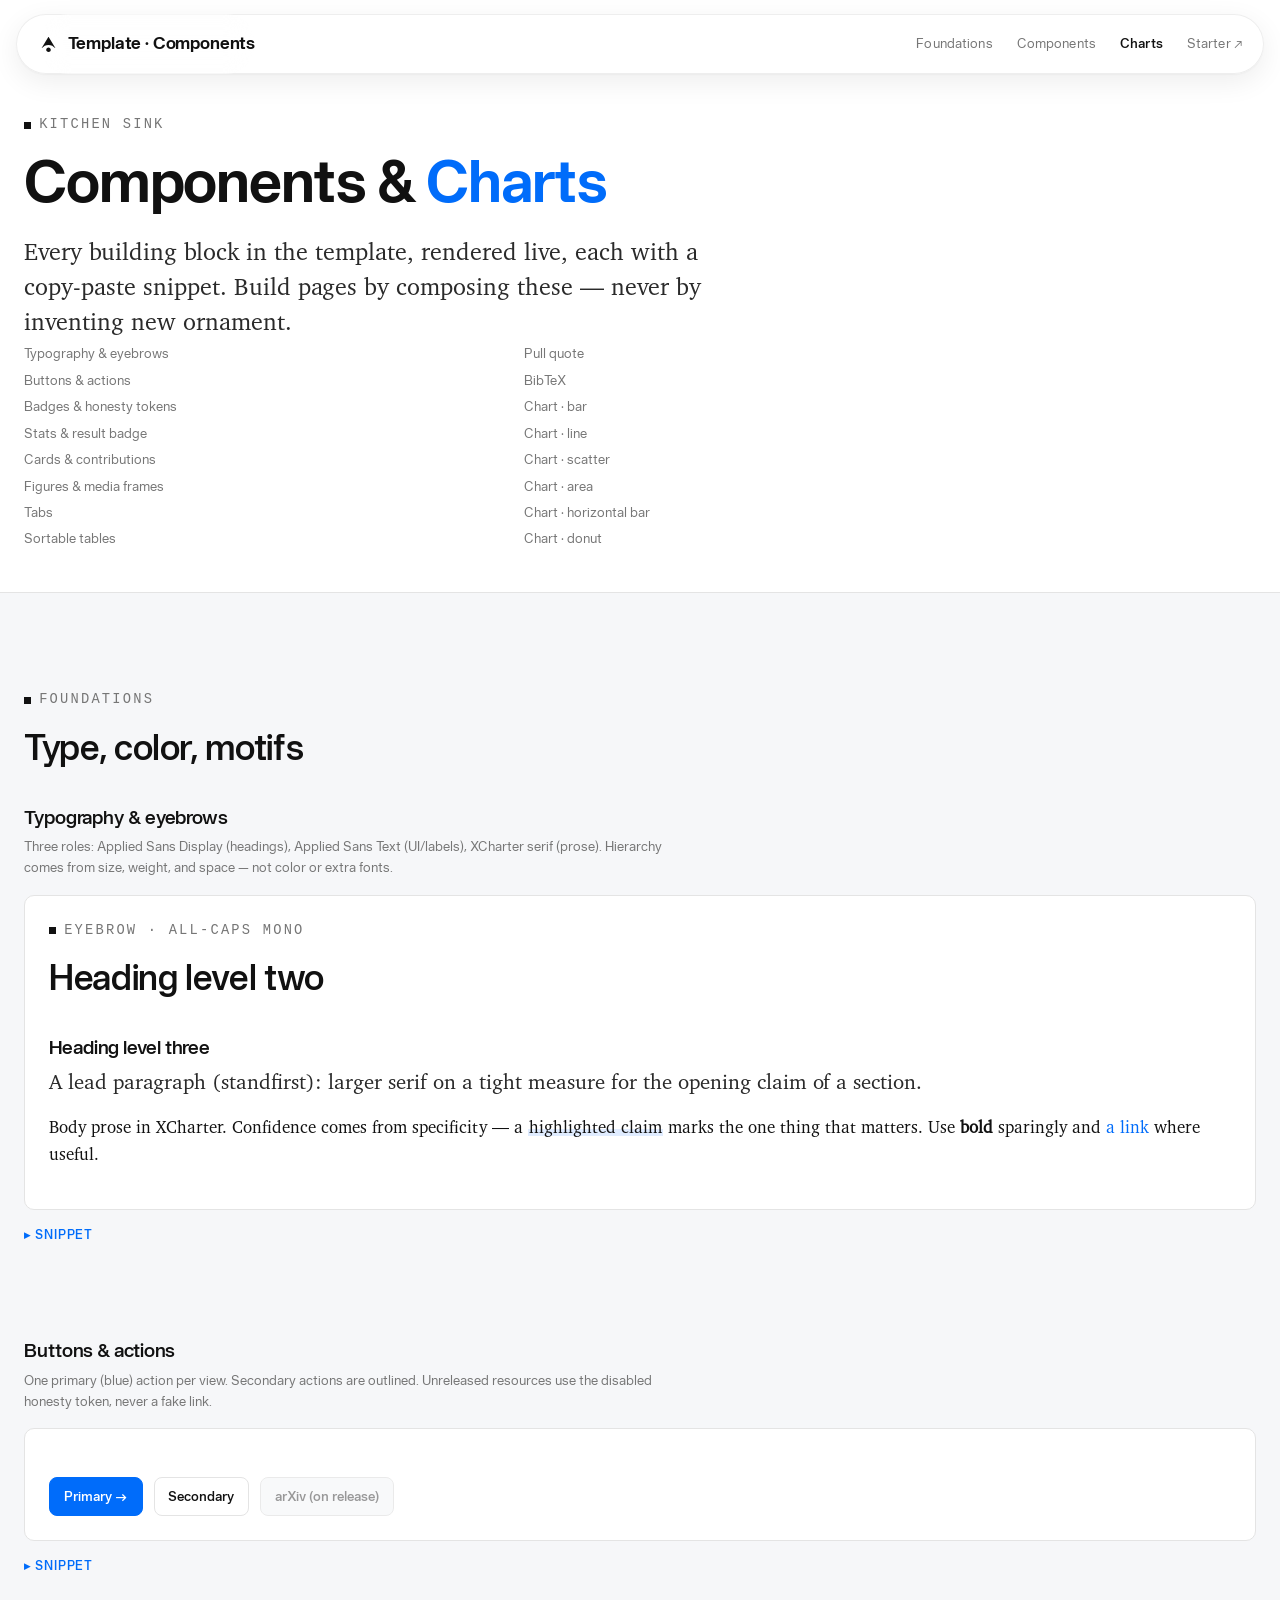
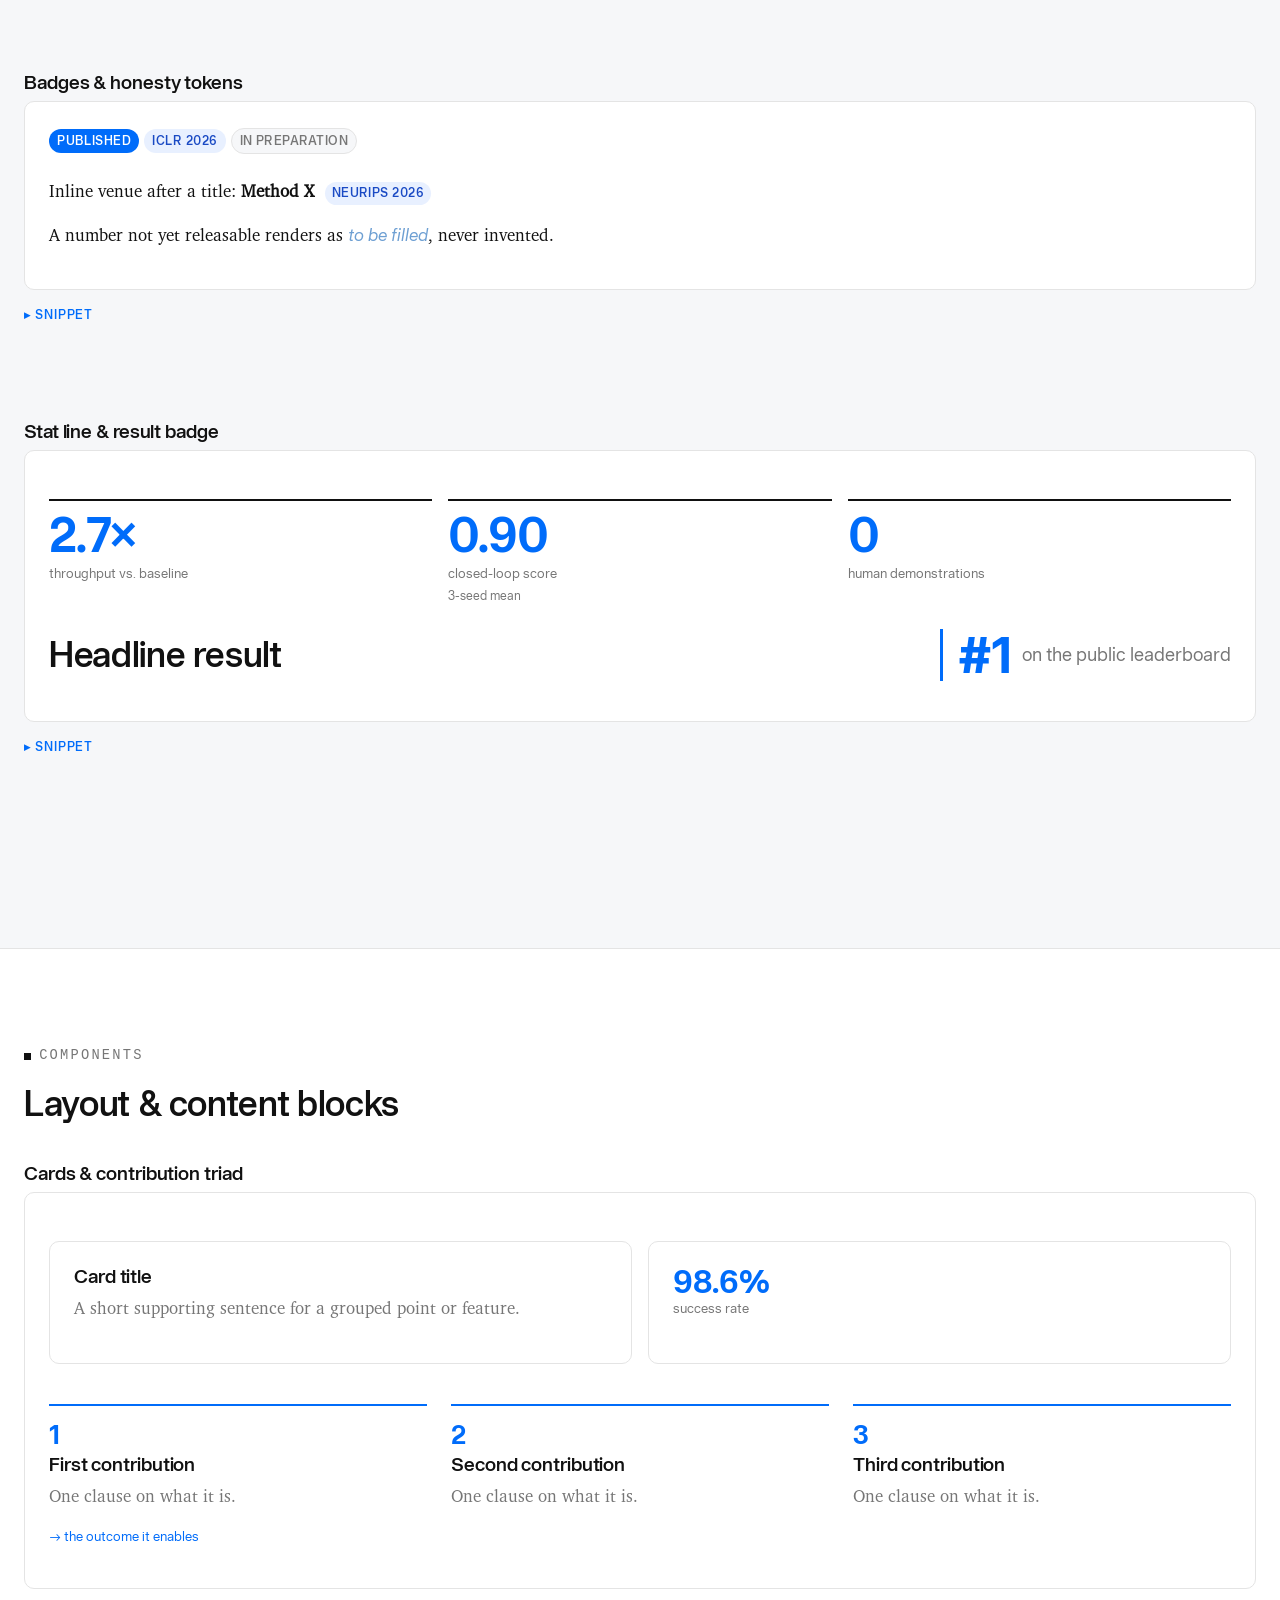
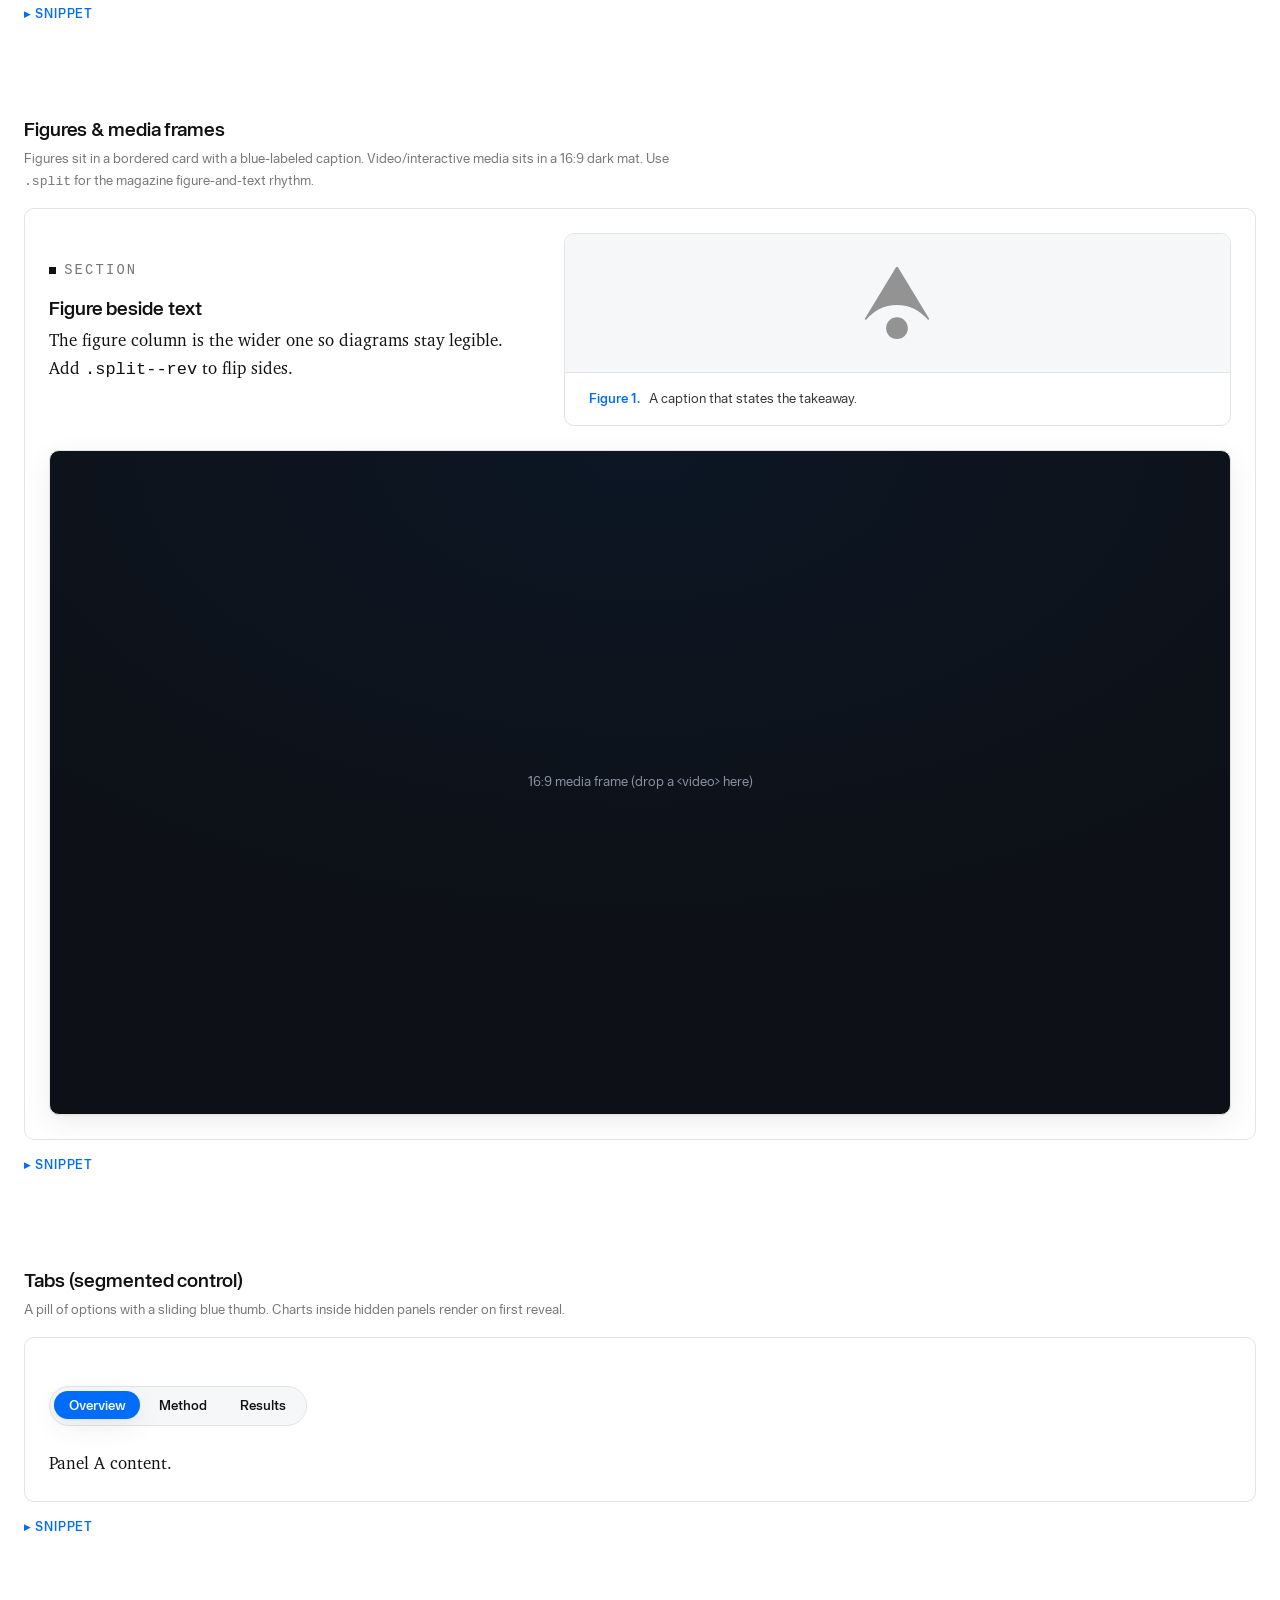
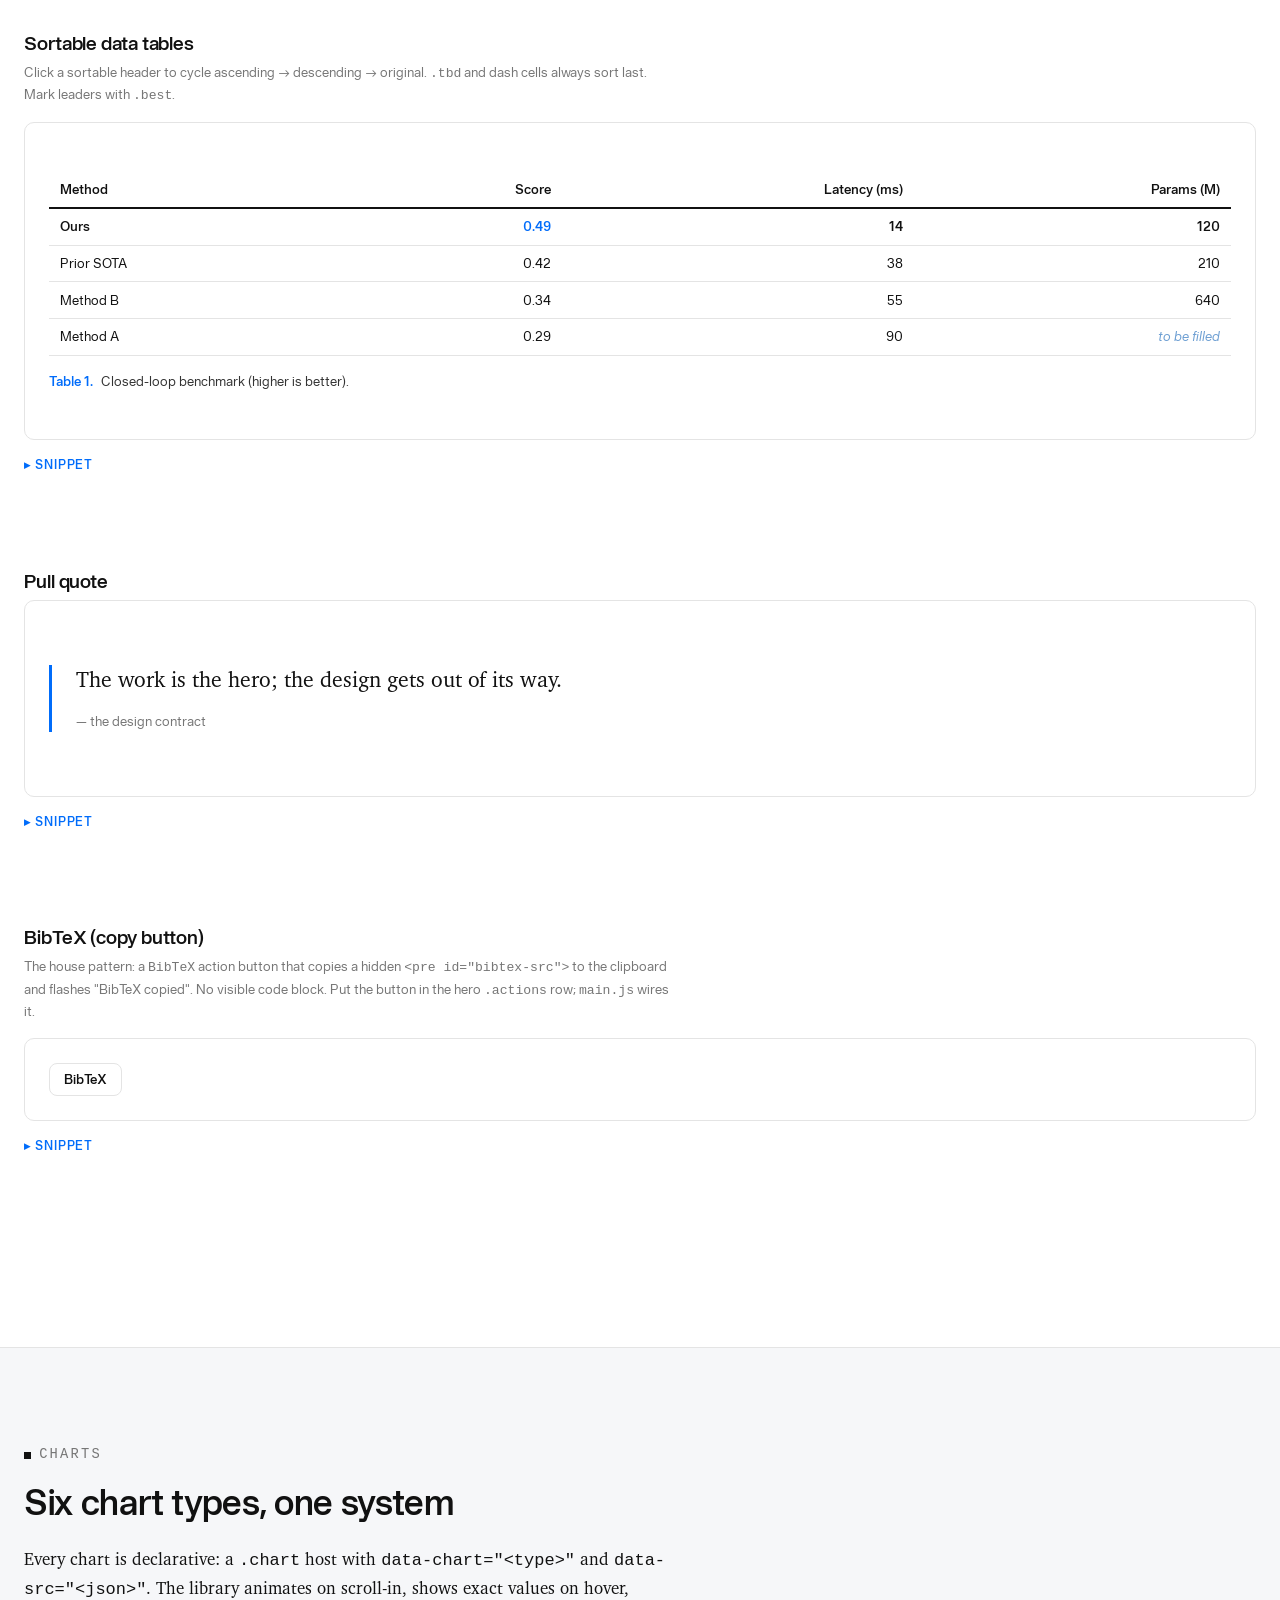
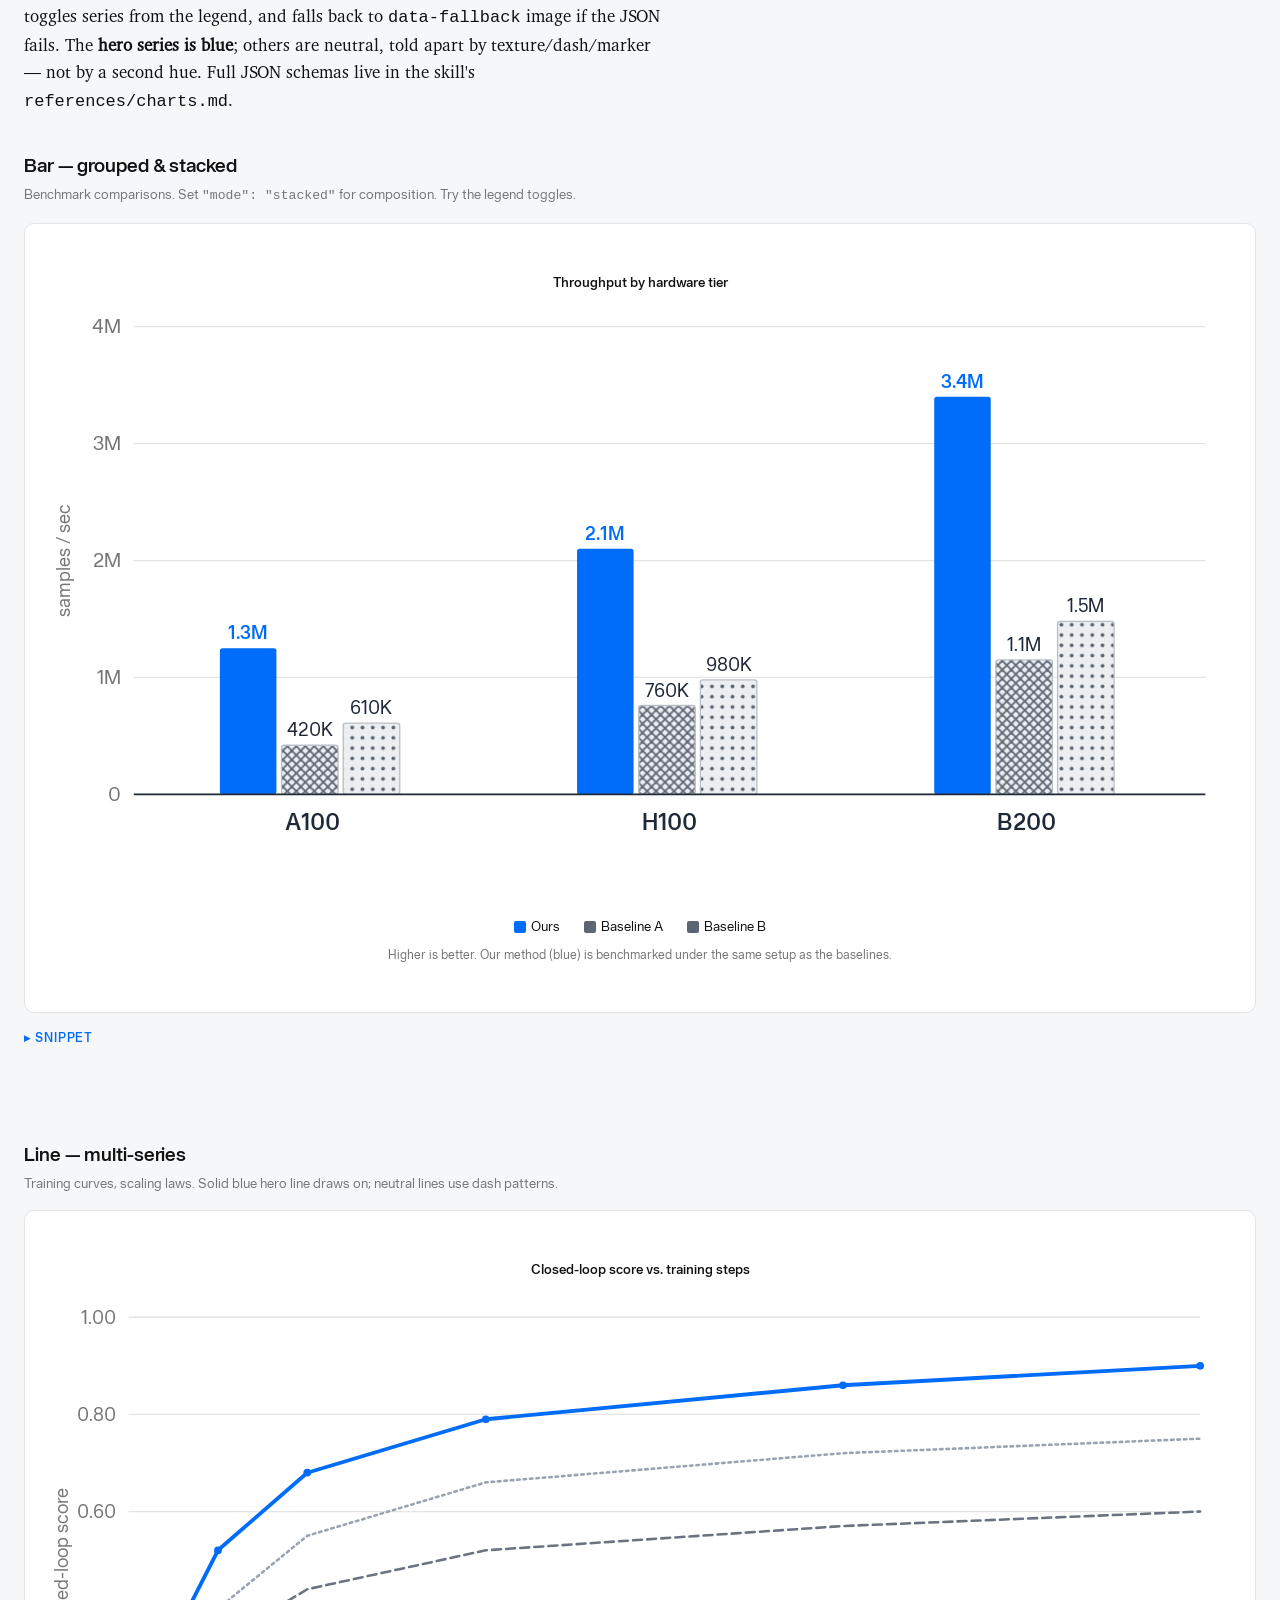
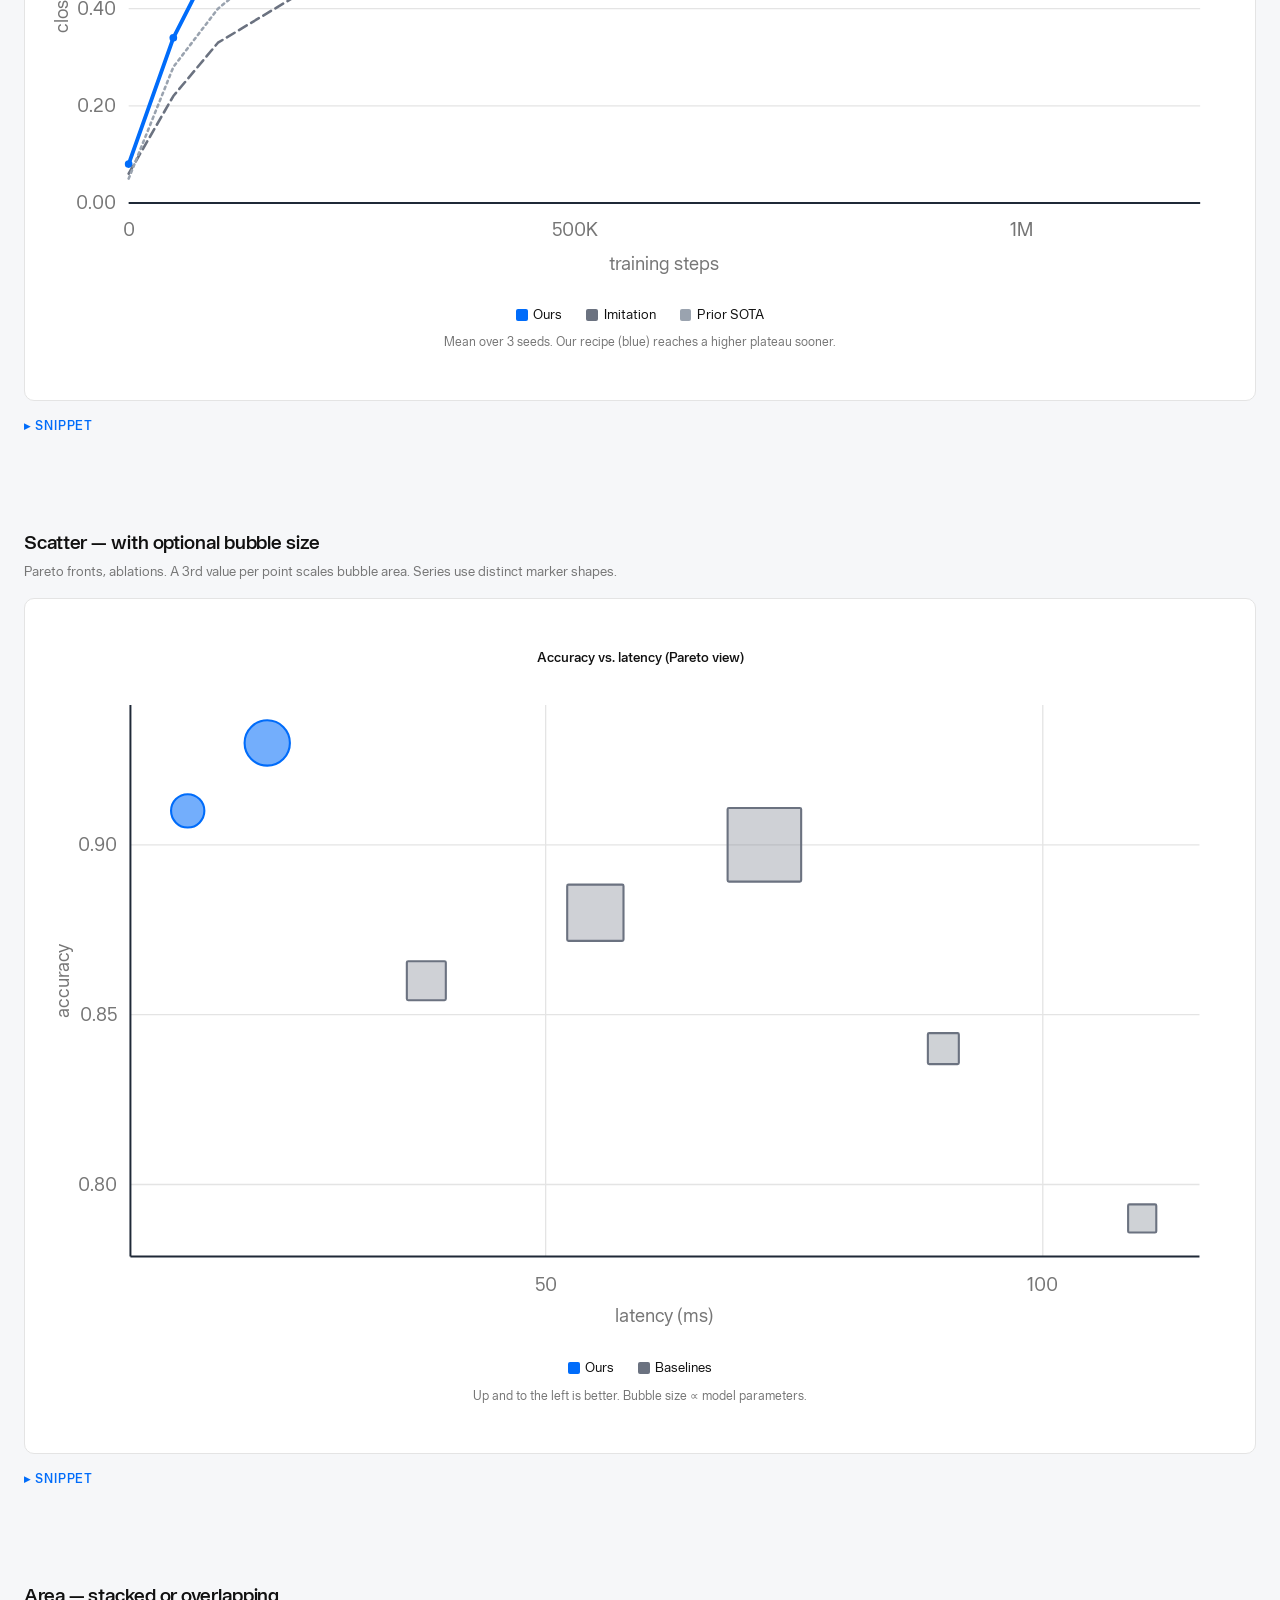
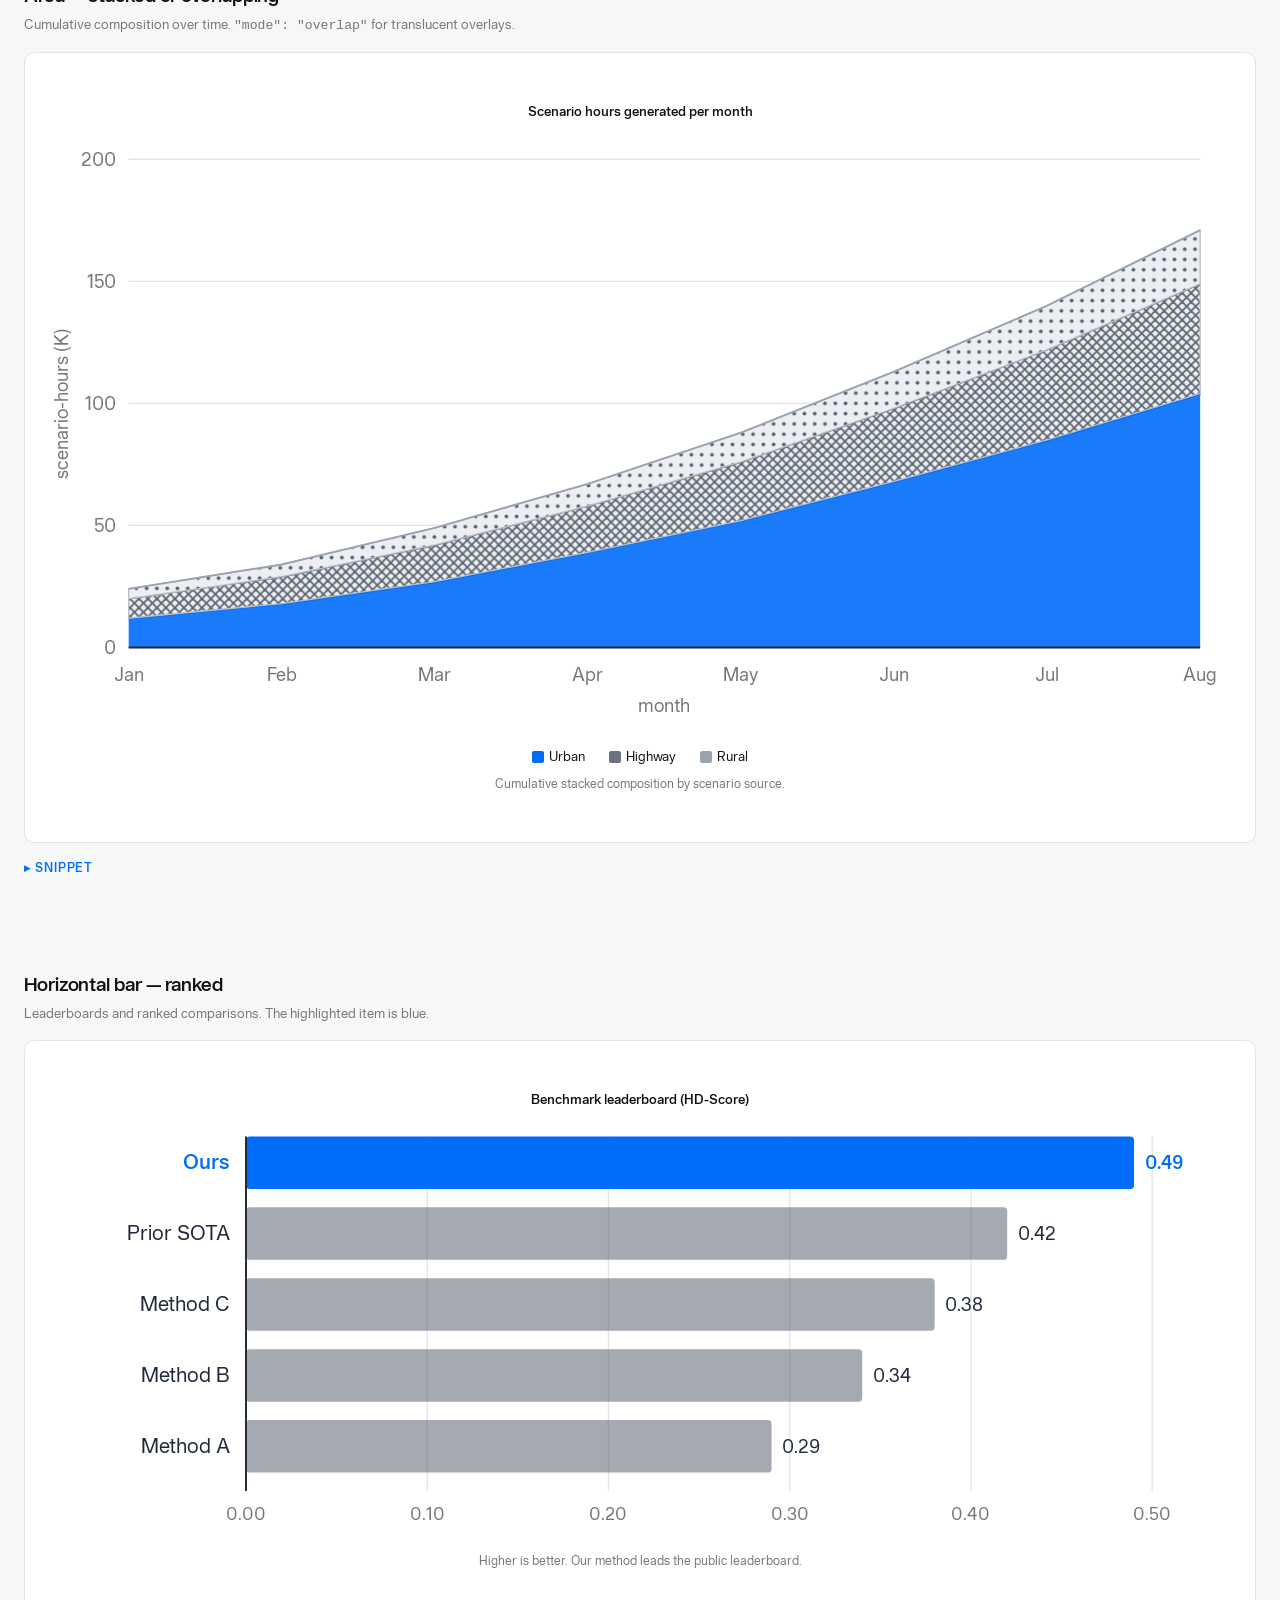
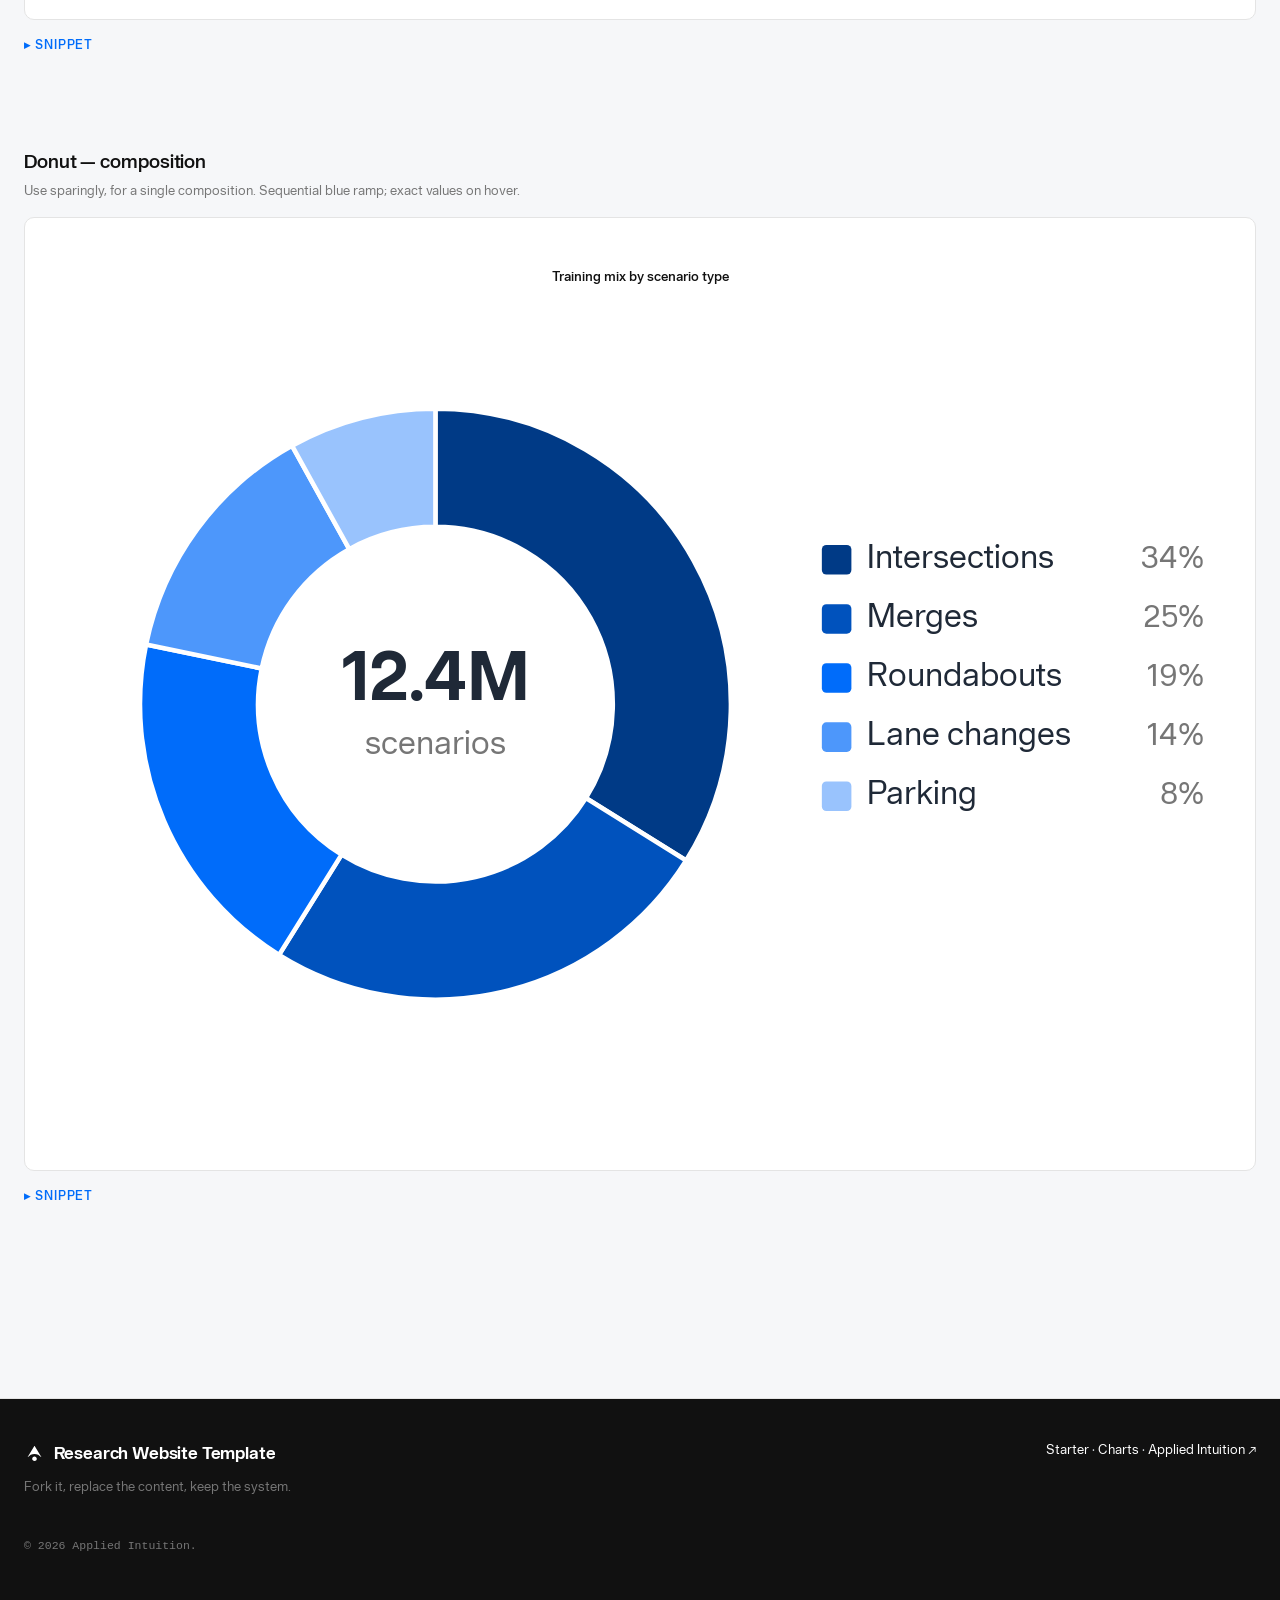
<file: components.html>
<!DOCTYPE html>
<html lang="en">
<head>
<meta charset="utf-8">
<meta name="viewport" content="width=device-width, initial-scale=1">
<title>Components & Charts — Research Website Template</title>
<meta name="description" content="A live gallery of every component and chart type in the research website template, each with a copy-paste snippet.">
<meta name="theme-color" content="#006CFA">
<link rel="icon" href="assets/brand/favicon.ico" sizes="32x32">
<link rel="icon" href="assets/brand/icon.svg" type="image/svg+xml">
<script>document.documentElement.className += " js";</script>
<link rel="stylesheet" href="assets/css/styles.css">
<link rel="stylesheet" href="assets/css/site.css">
<style>
  /* gallery chrome — local to this doc page, not part of the design system */
  .ks-item { margin: var(--space-4) 0 var(--space-6); }
  .ks-item > h3 { margin-top: 0; }
  .ks-demo { border: 1px solid var(--gray-line); border-radius: var(--radius); padding: var(--space-3); background: var(--white); }
  .ks-note { font-family: var(--font-sans); font-size: var(--fs-meta); color: var(--gray); max-width: 72ch; margin: 0 0 var(--space-2); }
  details.ks-code { margin-top: var(--space-2); }
  details.ks-code > summary {
    cursor: pointer; font-family: var(--font-sans); font-size: var(--fs-eyebrow);
    letter-spacing: .08em; text-transform: uppercase; color: var(--blue); font-weight: 600;
    list-style: none; user-select: none;
  }
  details.ks-code > summary::before { content: "▸ "; }
  details.ks-code[open] > summary::before { content: "▾ "; }
  pre.snippet {
    margin: var(--space-2) 0 0; background: #0f1115; color: #e7e9ee; border-radius: var(--radius);
    padding: var(--space-3); font-family: var(--font-mono); font-size: 0.78rem; line-height: 1.55; overflow-x: auto;
  }
  .ks-toc { columns: 2; gap: var(--space-4); font-family: var(--font-sans); font-size: var(--fs-meta); }
  .ks-toc a { display: block; padding: 0.2em 0; color: var(--gray); }
  .ks-toc a:hover { color: var(--blue); text-decoration: none; }
  @media (max-width: 640px) { .ks-toc { columns: 1; } }
</style>
</head>
<body>
<a class="skip-link" href="#top">Skip to content</a>

<header class="site-header">
  <div class="header-pill">
    <a class="brand-mark" href="index.html" aria-label="Home"><span class="brand-word">Template · Components</span></a>
    <button class="nav-toggle" aria-label="Toggle navigation" aria-expanded="false"><span></span><span></span><span></span></button>
    <nav class="nav" id="nav">
      <a href="#foundations">Foundations</a>
      <a href="#components">Components</a>
      <a href="#charts">Charts</a>
      <a href="index.html">Starter ↗</a>
    </nav>
  </div>
</header>

<main id="top">

  <section class="hero">
    <div class="wide">
      <div class="hero-intro reveal">
        <p class="eyebrow">Kitchen sink</p>
        <h1>Components &amp; <span class="accent">Charts</span></h1>
        <p class="lead">Every building block in the template, rendered live, each with a copy-paste
          snippet. Build pages by composing these — never by inventing new ornament.</p>
        <nav class="ks-toc" aria-label="Contents">
          <a href="#typography">Typography &amp; eyebrows</a>
          <a href="#buttons">Buttons &amp; actions</a>
          <a href="#badges">Badges &amp; honesty tokens</a>
          <a href="#stats">Stats &amp; result badge</a>
          <a href="#cards">Cards &amp; contributions</a>
          <a href="#figures">Figures &amp; media frames</a>
          <a href="#tabs">Tabs</a>
          <a href="#tables">Sortable tables</a>
          <a href="#quote">Pull quote</a>
          <a href="#bibtex">BibTeX</a>
          <a href="#chart-bar">Chart · bar</a>
          <a href="#chart-line">Chart · line</a>
          <a href="#chart-scatter">Chart · scatter</a>
          <a href="#chart-area">Chart · area</a>
          <a href="#chart-hbar">Chart · horizontal bar</a>
          <a href="#chart-donut">Chart · donut</a>
        </nav>
      </div>
    </div>
  </section>

  <!-- =================== FOUNDATIONS =================== -->
  <section id="foundations">
    <div class="wide reveal">
      <p class="eyebrow">Foundations</p>
      <h2>Type, color, motifs</h2>

      <div class="ks-item" id="typography">
        <h3>Typography &amp; eyebrows</h3>
        <p class="ks-note">Three roles: Applied Sans Display (headings), Applied Sans Text (UI/labels),
          XCharter serif (prose). Hierarchy comes from size, weight, and space — not color or extra fonts.</p>
        <div class="ks-demo">
          <p class="eyebrow">Eyebrow · all-caps mono</p>
          <h2>Heading level two</h2>
          <h3>Heading level three</h3>
          <p class="lead">A lead paragraph (standfirst): larger serif on a tight measure for the
            opening claim of a section.</p>
          <p>Body prose in XCharter. Confidence comes from specificity — a
            <mark class="hl">highlighted claim</mark> marks the one thing that matters. Use
            <strong>bold</strong> sparingly and <a href="#">a link</a> where useful.</p>
        </div>
        <details class="ks-code"><summary>Snippet</summary><pre class="snippet"><code>&lt;p class="eyebrow"&gt;Eyebrow · all-caps mono&lt;/p&gt;
&lt;h2&gt;Heading level two&lt;/h2&gt;
&lt;p class="lead"&gt;A lead paragraph.&lt;/p&gt;
&lt;p&gt;Body prose with a &lt;mark class="hl"&gt;highlighted claim&lt;/mark&gt;.&lt;/p&gt;</code></pre></details>
      </div>

      <div class="ks-item" id="buttons">
        <h3>Buttons &amp; actions</h3>
        <p class="ks-note">One primary (blue) action per view. Secondary actions are outlined.
          Unreleased resources use the disabled honesty token, never a fake link.</p>
        <div class="ks-demo">
          <div class="actions">
            <a class="btn btn-primary" href="#">Primary →</a>
            <a class="btn" href="#">Secondary</a>
            <span class="btn btn-disabled" aria-disabled="true">arXiv (on release)</span>
          </div>
        </div>
        <details class="ks-code"><summary>Snippet</summary><pre class="snippet"><code>&lt;div class="actions"&gt;
  &lt;a class="btn btn-primary" href="#"&gt;Primary →&lt;/a&gt;
  &lt;a class="btn" href="#"&gt;Secondary&lt;/a&gt;
  &lt;span class="btn btn-disabled" aria-disabled="true"&gt;arXiv (on release)&lt;/span&gt;
&lt;/div&gt;</code></pre></details>
      </div>

      <div class="ks-item" id="badges">
        <h3>Badges &amp; honesty tokens</h3>
        <div class="ks-demo">
          <p><span class="status-badge">Published</span>
             <span class="status-badge status-badge--venue">ICLR 2026</span>
             <span class="status-badge status-badge--prep">In preparation</span></p>
          <p>Inline venue after a title: <strong>Method X</strong> <span class="inline-badge">NeurIPS 2026</span></p>
          <p>A number not yet releasable renders as <span class="tbd"></span>, never invented.</p>
        </div>
        <details class="ks-code"><summary>Snippet</summary><pre class="snippet"><code>&lt;span class="status-badge status-badge--venue"&gt;ICLR 2026&lt;/span&gt;
&lt;span class="status-badge status-badge--prep"&gt;In preparation&lt;/span&gt;
&lt;span class="inline-badge"&gt;NeurIPS 2026&lt;/span&gt;
&lt;span class="tbd"&gt;&lt;/span&gt;  &lt;!-- renders "to be filled" --&gt;</code></pre></details>
      </div>

      <div class="ks-item" id="stats">
        <h3>Stat line &amp; result badge</h3>
        <div class="ks-demo">
          <div class="statline">
            <div><div class="stat-num">2.7×</div><div class="stat-cap">throughput vs. baseline</div></div>
            <div><div class="stat-num">0.90</div><div class="stat-cap">closed-loop score<span class="stat-note">3-seed mean</span></div></div>
            <div><div class="stat-num">0</div><div class="stat-cap">human demonstrations</div></div>
          </div>
          <div class="results-head">
            <h2 style="margin:0">Headline result</h2>
            <div class="results-badge">
              <span class="results-badge-num">#1</span>
              <span class="results-badge-cap">on the public leaderboard</span>
            </div>
          </div>
        </div>
        <details class="ks-code"><summary>Snippet</summary><pre class="snippet"><code>&lt;div class="statline"&gt;
  &lt;div&gt;&lt;div class="stat-num"&gt;2.7×&lt;/div&gt;&lt;div class="stat-cap"&gt;throughput vs. baseline&lt;/div&gt;&lt;/div&gt;
&lt;/div&gt;

&lt;div class="results-head"&gt;
  &lt;h2&gt;Headline result&lt;/h2&gt;
  &lt;div class="results-badge"&gt;
    &lt;span class="results-badge-num"&gt;#1&lt;/span&gt;
    &lt;span class="results-badge-cap"&gt;on the public leaderboard&lt;/span&gt;
  &lt;/div&gt;
&lt;/div&gt;</code></pre></details>
      </div>
    </div>
  </section>

  <!-- =================== COMPONENTS =================== -->
  <section id="components">
    <div class="wide reveal">
      <p class="eyebrow">Components</p>
      <h2>Layout &amp; content blocks</h2>

      <div class="ks-item" id="cards">
        <h3>Cards &amp; contribution triad</h3>
        <div class="ks-demo">
          <div class="card-grid grid-2">
            <div class="card"><h3>Card title</h3><p class="muted">A short supporting sentence for a grouped point or feature.</p></div>
            <div class="card"><div class="stat">98.6%</div><div class="stat-label">success rate</div></div>
          </div>
          <div class="contribs">
            <div class="contrib"><div class="num">1</div><h3>First contribution</h3><p class="muted">One clause on what it is.</p><p class="contrib-outcome">→ the outcome it enables</p></div>
            <div class="contrib"><div class="num">2</div><h3>Second contribution</h3><p class="muted">One clause on what it is.</p></div>
            <div class="contrib"><div class="num">3</div><h3>Third contribution</h3><p class="muted">One clause on what it is.</p></div>
          </div>
        </div>
        <details class="ks-code"><summary>Snippet</summary><pre class="snippet"><code>&lt;div class="card-grid grid-2"&gt;
  &lt;div class="card"&gt;&lt;h3&gt;Card title&lt;/h3&gt;&lt;p class="muted"&gt;…&lt;/p&gt;&lt;/div&gt;
  &lt;div class="card"&gt;&lt;div class="stat"&gt;98.6%&lt;/div&gt;&lt;div class="stat-label"&gt;success rate&lt;/div&gt;&lt;/div&gt;
&lt;/div&gt;

&lt;div class="contribs"&gt;
  &lt;div class="contrib"&gt;&lt;div class="num"&gt;1&lt;/div&gt;&lt;h3&gt;First&lt;/h3&gt;&lt;p class="muted"&gt;…&lt;/p&gt;&lt;/div&gt;
&lt;/div&gt;</code></pre></details>
      </div>

      <div class="ks-item" id="figures">
        <h3>Figures &amp; media frames</h3>
        <p class="ks-note">Figures sit in a bordered card with a blue-labeled caption. Video/interactive
          media sits in a 16:9 dark mat. Use <code>.split</code> for the magazine figure-and-text rhythm.</p>
        <div class="ks-demo">
          <div class="split">
            <div class="split-text">
              <p class="eyebrow">Section</p>
              <h3 style="margin-top:0">Figure beside text</h3>
              <p>The figure column is the wider one so diagrams stay legible. Add <code>.split--rev</code> to flip sides.</p>
            </div>
            <figure class="figure">
              <div class="figure-stage"><img src="assets/brand/icon.svg" alt="Placeholder" style="width:90px;opacity:.4"></div>
              <figcaption><span class="fig-label">Figure 1.</span> A caption that states the takeaway.</figcaption>
            </figure>
          </div>
          <div style="margin-top:var(--space-3)">
            <div class="media-frame"><div style="display:flex;align-items:center;justify-content:center;height:100%;color:#8a94a3;font-family:var(--font-sans);font-size:var(--fs-meta)">16:9 media frame (drop a &lt;video&gt; here)</div></div>
          </div>
        </div>
        <details class="ks-code"><summary>Snippet</summary><pre class="snippet"><code>&lt;figure class="figure"&gt;
  &lt;div class="figure-stage"&gt;&lt;img src="…" alt="…"&gt;&lt;/div&gt;
  &lt;figcaption&gt;&lt;span class="fig-label"&gt;Figure 1.&lt;/span&gt; Caption.&lt;/figcaption&gt;
&lt;/figure&gt;

&lt;div class="media-frame"&gt;
  &lt;video src="…" muted loop playsinline data-autoplay&gt;&lt;/video&gt;
&lt;/div&gt;</code></pre></details>
      </div>

      <div class="ks-item" id="tabs">
        <h3>Tabs (segmented control)</h3>
        <p class="ks-note">A pill of options with a sliding blue thumb. Charts inside hidden panels
          render on first reveal.</p>
        <div class="ks-demo">
          <div class="tabs" data-tabs>
            <div class="tabs-nav">
              <span class="tabs-slider"></span>
              <button class="tab-btn is-active" data-tab="a">Overview</button>
              <button class="tab-btn" data-tab="b">Method</button>
              <button class="tab-btn" data-tab="c">Results</button>
            </div>
            <div class="tab-panel tab-panel--wide" data-panel="a"><p style="margin:0">Panel A content.</p></div>
            <div class="tab-panel tab-panel--wide" data-panel="b" hidden><p style="margin:0">Panel B content.</p></div>
            <div class="tab-panel tab-panel--wide" data-panel="c" hidden><p style="margin:0">Panel C content.</p></div>
          </div>
        </div>
        <details class="ks-code"><summary>Snippet</summary><pre class="snippet"><code>&lt;div class="tabs" data-tabs&gt;
  &lt;div class="tabs-nav"&gt;&lt;span class="tabs-slider"&gt;&lt;/span&gt;
    &lt;button class="tab-btn is-active" data-tab="a"&gt;Overview&lt;/button&gt;
    &lt;button class="tab-btn" data-tab="b"&gt;Method&lt;/button&gt;
  &lt;/div&gt;
  &lt;div class="tab-panel tab-panel--wide" data-panel="a"&gt;…&lt;/div&gt;
  &lt;div class="tab-panel tab-panel--wide" data-panel="b" hidden&gt;…&lt;/div&gt;
&lt;/div&gt;</code></pre></details>
      </div>

      <div class="ks-item" id="tables">
        <h3>Sortable data tables</h3>
        <p class="ks-note">Click a sortable header to cycle ascending → descending → original.
          <code>.tbd</code> and dash cells always sort last. Mark leaders with <code>.best</code>.</p>
        <div class="ks-demo">
          <div class="table-wrap">
            <table class="data">
              <caption><span class="fig-label">Table 1.</span> Closed-loop benchmark (higher is better).</caption>
              <thead><tr><th>Method</th><th class="sortable">Score</th><th class="sortable">Latency (ms)</th><th class="sortable">Params (M)</th></tr></thead>
              <tbody>
                <tr class="is-best"><td>Ours</td><td class="best">0.49</td><td>14</td><td>120</td></tr>
                <tr><td>Prior SOTA</td><td>0.42</td><td>38</td><td>210</td></tr>
                <tr><td>Method B</td><td>0.34</td><td>55</td><td>640</td></tr>
                <tr><td>Method A</td><td>0.29</td><td>90</td><td class="tbd"></td></tr>
              </tbody>
            </table>
          </div>
        </div>
        <details class="ks-code"><summary>Snippet</summary><pre class="snippet"><code>&lt;table class="data"&gt;
  &lt;thead&gt;&lt;tr&gt;&lt;th&gt;Method&lt;/th&gt;&lt;th class="sortable"&gt;Score&lt;/th&gt;&lt;/tr&gt;&lt;/thead&gt;
  &lt;tbody&gt;
    &lt;tr class="is-best"&gt;&lt;td&gt;Ours&lt;/td&gt;&lt;td class="best"&gt;0.49&lt;/td&gt;&lt;/tr&gt;
    &lt;tr&gt;&lt;td&gt;Method A&lt;/td&gt;&lt;td class="tbd"&gt;&lt;/td&gt;&lt;/tr&gt;
  &lt;/tbody&gt;
&lt;/table&gt;
&lt;script src="assets/js/tables.js"&gt;&lt;/script&gt;</code></pre></details>
      </div>

      <div class="ks-item" id="quote">
        <h3>Pull quote</h3>
        <div class="ks-demo">
          <blockquote class="pull">The work is the hero; the design gets out of its way.
            <cite>— the design contract</cite></blockquote>
        </div>
        <details class="ks-code"><summary>Snippet</summary><pre class="snippet"><code>&lt;blockquote class="pull"&gt;Quote text.&lt;cite&gt;— source&lt;/cite&gt;&lt;/blockquote&gt;</code></pre></details>
      </div>

      <div class="ks-item" id="bibtex">
        <h3>BibTeX (copy button)</h3>
        <p class="ks-note">The house pattern: a <code>BibTeX</code> action button that copies a hidden
          <code>&lt;pre id="bibtex-src"&gt;</code> to the clipboard and flashes "BibTeX copied". No visible
          code block. Put the button in the hero <code>.actions</code> row; <code>main.js</code> wires it.</p>
        <div class="ks-demo">
          <button class="btn" type="button" data-bibtex-src="demo-bibtex-src">BibTeX</button>
          <pre id="demo-bibtex-src" hidden>@article{yourkey2026,
  title   = {Project Name},
  author  = {Author One and Author Two},
  journal = {arXiv preprint},
  year    = {2026}
}</pre>
        </div>
        <details class="ks-code"><summary>Snippet</summary><pre class="snippet"><code>&lt;!-- in the hero .actions row --&gt;
&lt;button class="btn" type="button" id="bibtex-btn"&gt;BibTeX&lt;/button&gt;

&lt;!-- once, near the end of the page --&gt;
&lt;pre id="bibtex-src" hidden&gt;@article{key,
  title = {…}, author = {…}, year = {2026}
}&lt;/pre&gt;
&lt;!-- main.js copies #bibtex-src on click.
     Multiple citations: give each button data-bibtex-src="&lt;id&gt;". --&gt;</code></pre></details>
      </div>
    </div>
  </section>

  <!-- =================== CHARTS =================== -->
  <section id="charts">
    <div class="wide reveal">
      <p class="eyebrow">Charts</p>
      <h2>Six chart types, one system</h2>
      <p class="prose">Every chart is declarative: a <code>.chart</code> host with <code>data-chart="&lt;type&gt;"</code>
        and <code>data-src="&lt;json&gt;"</code>. The library animates on scroll-in, shows exact values on hover,
        toggles series from the legend, and falls back to <code>data-fallback</code> image if the JSON fails.
        The <strong>hero series is blue</strong>; others are neutral, told apart by texture/dash/marker —
        not by a second hue. Full JSON schemas live in the skill's
        <code>references/charts.md</code>.</p>

      <div class="ks-item" id="chart-bar">
        <h3>Bar — grouped &amp; stacked</h3>
        <p class="ks-note">Benchmark comparisons. Set <code>"mode": "stacked"</code> for composition. Try the legend toggles.</p>
        <div class="ks-demo"><div class="chart-wrap"><div class="chart" data-chart="bar" data-src="assets/data/bar.json"></div></div></div>
        <details class="ks-code"><summary>Snippet</summary><pre class="snippet"><code>&lt;div class="chart-wrap"&gt;
  &lt;div class="chart" data-chart="bar"
       data-src="assets/data/bar.json"
       data-fallback="assets/figures/bar.png"&gt;&lt;/div&gt;
&lt;/div&gt;
&lt;script src="assets/js/charts.js"&gt;&lt;/script&gt;</code></pre></details>
      </div>

      <div class="ks-item" id="chart-line">
        <h3>Line — multi-series</h3>
        <p class="ks-note">Training curves, scaling laws. Solid blue hero line draws on; neutral lines use dash patterns.</p>
        <div class="ks-demo"><div class="chart-wrap"><div class="chart" data-chart="line" data-src="assets/data/line.json"></div></div></div>
        <details class="ks-code"><summary>Snippet</summary><pre class="snippet"><code>&lt;div class="chart" data-chart="line" data-src="assets/data/line.json"&gt;&lt;/div&gt;</code></pre></details>
      </div>

      <div class="ks-item" id="chart-scatter">
        <h3>Scatter — with optional bubble size</h3>
        <p class="ks-note">Pareto fronts, ablations. A 3rd value per point scales bubble area. Series use distinct marker shapes.</p>
        <div class="ks-demo"><div class="chart-wrap"><div class="chart" data-chart="scatter" data-src="assets/data/scatter.json"></div></div></div>
        <details class="ks-code"><summary>Snippet</summary><pre class="snippet"><code>&lt;div class="chart" data-chart="scatter" data-src="assets/data/scatter.json"&gt;&lt;/div&gt;
&lt;!-- points: [x, y] or [x, y, size] for bubbles --&gt;</code></pre></details>
      </div>

      <div class="ks-item" id="chart-area">
        <h3>Area — stacked or overlapping</h3>
        <p class="ks-note">Cumulative composition over time. <code>"mode": "overlap"</code> for translucent overlays.</p>
        <div class="ks-demo"><div class="chart-wrap"><div class="chart" data-chart="area" data-src="assets/data/area.json"></div></div></div>
        <details class="ks-code"><summary>Snippet</summary><pre class="snippet"><code>&lt;div class="chart" data-chart="area" data-src="assets/data/area.json"&gt;&lt;/div&gt;</code></pre></details>
      </div>

      <div class="ks-item" id="chart-hbar">
        <h3>Horizontal bar — ranked</h3>
        <p class="ks-note">Leaderboards and ranked comparisons. The highlighted item is blue.</p>
        <div class="ks-demo"><div class="chart-wrap"><div class="chart" data-chart="hbar" data-src="assets/data/hbar.json"></div></div></div>
        <details class="ks-code"><summary>Snippet</summary><pre class="snippet"><code>&lt;div class="chart" data-chart="hbar" data-src="assets/data/hbar.json"&gt;&lt;/div&gt;</code></pre></details>
      </div>

      <div class="ks-item" id="chart-donut">
        <h3>Donut — composition</h3>
        <p class="ks-note">Use sparingly, for a single composition. Sequential blue ramp; exact values on hover.</p>
        <div class="ks-demo"><div class="chart-wrap"><div class="chart" data-chart="donut" data-src="assets/data/donut.json"></div></div></div>
        <details class="ks-code"><summary>Snippet</summary><pre class="snippet"><code>&lt;div class="chart" data-chart="donut" data-src="assets/data/donut.json"&gt;&lt;/div&gt;</code></pre></details>
      </div>
    </div>
  </section>

</main>

<footer class="site-footer">
  <div class="wide">
    <div class="foot-grid">
      <div><a class="brand-mark" href="index.html"><span class="brand-word">Research Website Template</span></a>
        <p class="muted" style="max-width:34ch">Fork it, replace the content, keep the system.</p></div>
      <nav><a href="index.html">Starter</a> · <a href="#charts">Charts</a> · <a href="https://www.appliedintuition.com" target="_blank" rel="noopener">Applied Intuition ↗</a></nav>
    </div>
    <p class="copyright">© 2026 Applied Intuition.</p>
  </div>
</footer>

<script src="assets/js/main.js"></script>
<script src="assets/js/charts.js"></script>
<script src="assets/js/tables.js"></script>
</body>
</html>
</file>
<file: assets/css/styles.css>
/* ==========================================================================
   Research Website Template — Applied Intuition brand design system
   ---------------------------------------------------------------------------
   The house style: a white, editorial page that would sit comfortably as a
   full-page ad for a top research lab in *Science* or *Nature*. The work is the
   hero; the design gets out of its way. See STYLE.md for the full contract.

   Type   Applied Sans Display (headlines/numbers), Applied Sans Text (UI/labels),
          XCharter serif (running prose).
   Color  Applied Blue #006CFA — the ONE accent — over ink #111 and grays.
   Motifs black-square eyebrow, ALL-CAPS mono eyebrows, blue caption labels,
          hairline rules, ~720px reading measure, full-bleed figures.

   This file is the shared core. DO NOT fork or hard-code values it already
   tokenizes — put per-site overrides in site.css, built only from these tokens.
   ========================================================================== */

/* ----- Fonts (vendored, local) ------------------------------------------ */
@font-face {
  font-family: "Applied Sans Display";
  src: url("../fonts/AppliedSansDisplay-Bold.woff2") format("woff2"), url("../fonts/AppliedSansDisplay-Bold.ttf") format("truetype");
  font-weight: 700; font-style: normal; font-display: swap;
}
@font-face {
  font-family: "Applied Sans Display";
  src: url("../fonts/AppliedSansDisplay-SemiBold.woff2") format("woff2"), url("../fonts/AppliedSansDisplay-SemiBold.ttf") format("truetype");
  font-weight: 600; font-style: normal; font-display: swap;
}
@font-face {
  font-family: "Applied Sans Text";
  src: url("../fonts/AppliedSansText-Regular.woff2") format("woff2"), url("../fonts/AppliedSansText-Regular.ttf") format("truetype");
  font-weight: 400; font-style: normal; font-display: swap;
}
@font-face {
  font-family: "Applied Sans Text";
  src: url("../fonts/AppliedSansText-Italic.woff2") format("woff2"), url("../fonts/AppliedSansText-Italic.ttf") format("truetype");
  font-weight: 400; font-style: italic; font-display: swap;
}
@font-face {
  font-family: "Applied Sans Text";
  src: url("../fonts/AppliedSansText-SemiBold.woff2") format("woff2"), url("../fonts/AppliedSansText-SemiBold.ttf") format("truetype");
  font-weight: 600; font-style: normal; font-display: swap;
}
@font-face {
  font-family: "Applied Sans Text";
  src: url("../fonts/AppliedSansText-SemiBoldItalic.woff2") format("woff2"), url("../fonts/AppliedSansText-SemiBoldItalic.ttf") format("truetype");
  font-weight: 600; font-style: italic; font-display: swap;
}
@font-face {
  font-family: "XCharter";
  src: url("../fonts/XCharter-Roman.woff2") format("woff2"), url("../fonts/XCharter-Roman.otf") format("opentype");
  font-weight: 400; font-style: normal; font-display: swap;
}
@font-face {
  font-family: "XCharter";
  src: url("../fonts/XCharter-Italic.woff2") format("woff2"), url("../fonts/XCharter-Italic.otf") format("opentype");
  font-weight: 400; font-style: italic; font-display: swap;
}

/* ----- Design tokens ----------------------------------------------------- */
:root {
  /* brand color — Applied Blue is the ONLY accent */
  --blue: #006CFA;
  --blue-dark: #0052bd;        /* AppliedBlue!70!black, approx */
  --blue-muted: #3d7fc4;       /* AppliedBlue!75!gray, approx */
  --blue-wash: #eef4ff;        /* light blue surface */
  --blue-wash-2: #e0ecff;
  --ink: #111111;
  --gray: #767676;
  --gray-line: #e4e4e4;
  --gray-soft: #f6f7f9;
  --white: #ffffff;
  --dark-mat: #0d1117;         /* the quiet dark behind video/figures */

  /* ---- Chart series palette --------------------------------------------
     The house rule is ONE accent. In charts the *hero* series is blue; the
     rest are inks/grays, told apart by dash pattern (lines), marker shape
     (scatter), or hatch (bars/areas) — NOT by hue. This stays on-brand and
     survives greyscale printing. Mirrored in assets/js/charts.js. */
  --series-hi: #006CFA;
  --series-1: #1f2937;
  --series-2: #6b7280;
  --series-3: #9aa3af;
  --series-4: #c3c9d2;
  /* sequential blue ramp — for donut wedges / ordered composition */
  --seq-1: #003a86; --seq-2: #0052bd; --seq-3: #006CFA;
  --seq-4: #4d97fb; --seq-5: #99c3fd; --seq-6: #cfe1fe;
  /* OPTIONAL categorical palette. Breaks the one-accent rule — use only when
     you truly have many peer series and no single hero. Prefer the above. */
  --cat-1: #006CFA; --cat-2: #e8710a; --cat-3: #12a594;
  --cat-4: #8b5cf6; --cat-5: #d6409f; --cat-6: #eab308;

  /* type */
  --font-display: "Applied Sans Display", "Helvetica Neue", Arial, sans-serif;
  --font-sans: "Applied Sans Text", "Helvetica Neue", Arial, sans-serif;
  --font-serif: "XCharter", Georgia, "Times New Roman", serif;
  --font-mono: "SFMono-Regular", "JetBrains Mono", Menlo, Consolas, monospace;

  /* type scale */
  --fs-eyebrow: 0.72rem;
  --fs-meta: 0.82rem;
  --fs-body: 1.0625rem;        /* ~17px reading */
  --fs-lead: 1.3rem;
  --fs-h3: 1.18rem;
  --fs-h2: 2.2rem;
  --fs-title: clamp(2.05rem, 5vw, 3.6rem);

  /* spacing */
  --space-1: 0.5rem;
  --space-2: 1rem;
  --space-3: 1.5rem;
  --space-4: 2.5rem;
  --space-5: 4rem;
  --space-6: 6rem;

  /* layout */
  --reading: 720px;
  --wide: 1280px;
  --header-h: 60px;
  --header-gap: 14px;          /* inset of the floating header from the viewport edge */

  --radius: 10px;
  --shadow: 0 1px 2px rgba(17,17,17,.04), 0 8px 28px rgba(17,17,17,.07);
  --shadow-lift: 0 2px 6px rgba(17,17,17,.06), 0 18px 48px rgba(0,108,250,.10);
}

/* ----- Reset / base ------------------------------------------------------ */
*, *::before, *::after { box-sizing: border-box; }
html { scroll-behavior: smooth; scroll-padding-top: calc(var(--header-h) + var(--header-gap) + 16px); }
@media (prefers-reduced-motion: reduce) {
  html { scroll-behavior: auto; }
}
body {
  margin: 0;
  font-family: var(--font-serif);
  font-size: var(--fs-body);
  line-height: 1.62;
  color: var(--ink);
  background: var(--white);
  -webkit-font-smoothing: antialiased;
  text-rendering: optimizeLegibility;
  overflow-x: hidden;
}
img, svg { max-width: 100%; height: auto; }
a { color: var(--blue); text-decoration: none; }
a:hover { text-decoration: underline; }
strong { font-weight: 600; }
:focus-visible { outline: 2px solid var(--blue); outline-offset: 2px; border-radius: 3px; }

/* skip link for keyboard users */
.skip-link {
  position: absolute; left: -9999px; top: 0; z-index: 100;
  background: var(--blue); color: #fff; padding: 0.6em 1em;
  font-family: var(--font-sans); font-size: var(--fs-meta); border-radius: 0 0 8px 0;
}
.skip-link:focus { left: 0; }

/* ----- Layout primitives ------------------------------------------------- */
.reading { max-width: var(--reading); margin-inline: auto; padding-inline: 24px; }
.wide { max-width: var(--wide); margin-inline: auto; padding-inline: 24px; }
/* full-bleed band for large diagrams that earn the extra width */
.bleed { width: min(1680px, 96vw); margin-inline: auto; padding-inline: 24px; }

/* Figure-and-text two-column layout (magazine rhythm). The figure column is the
   wider one so diagrams stay legible; .split--rev flips text and figure sides. */
.split {
  display: grid;
  grid-template-columns: minmax(0, 0.82fr) minmax(0, 1.18fr);
  gap: clamp(1.5rem, 4vw, var(--space-5));
  align-items: center;
}
.split--rev { grid-template-columns: minmax(0, 1.18fr) minmax(0, 0.82fr); }
/* extra separation between a wide table and its adjacent title/text */
.split--airy { gap: clamp(2.5rem, 7vw, 6rem); }
.split--rev .split-text { order: 2; }
.split-text > :first-child { margin-top: 0; }
.split .figure, .split .table-wrap, .split .chart-wrap { margin: 0; }

/* left-aligned readable text column inside a .wide band, so section headers and
   prose share the same left edge as wide figures/tables (no centered indent) */
.prose { max-width: 72ch; }

/* multi-column text grids for parallel subsections */
.col-3 {
  display: grid;
  grid-template-columns: repeat(3, minmax(0, 1fr));
  gap: clamp(1.5rem, 3vw, var(--space-4));
}
.col-2 {
  display: grid;
  grid-template-columns: repeat(2, minmax(0, 1fr));
  gap: clamp(1.5rem, 3vw, var(--space-4)) clamp(2rem, 5vw, var(--space-6));
  align-items: start;
}
.col-3 > div > :first-child, .col-3 h3:first-child,
.col-2 > div > :first-child, .col-2 h3:first-child { margin-top: 0; }

/* big stat callouts */
.statline {
  display: grid;
  grid-template-columns: repeat(3, 1fr);
  gap: var(--space-2);
  margin: var(--space-3) 0;
}
.statline .stat-num {
  font-family: var(--font-display); font-weight: 700;
  font-size: clamp(2rem, 4vw, 3rem); line-height: 1; color: var(--blue);
  letter-spacing: -0.02em;
}
.statline .stat-cap {
  font-family: var(--font-sans); font-size: var(--fs-meta);
  color: var(--gray); margin-top: 0.35em;
}
.statline .stat-note {
  display: block; font-size: var(--fs-eyebrow); color: var(--gray); margin-top: 0.2em;
}
.statline > div { border-top: 2px solid var(--ink); padding-top: 0.6rem; }

/* a heading with one big number callout floated to its right */
.results-head {
  display: flex; align-items: center; justify-content: space-between;
  gap: var(--space-4); flex-wrap: wrap; margin: 0 0 var(--space-2);
}
.results-badge {
  display: flex; align-items: center; gap: 0.7rem;
  border-left: 3px solid var(--blue); padding-left: 0.9rem;
}
.results-badge-num {
  font-family: var(--font-display); font-weight: 700; letter-spacing: -0.02em;
  font-size: clamp(2.4rem, 4vw, 3.4rem); line-height: 1; color: var(--blue);
}
.results-badge-cap {
  font-family: var(--font-sans); font-size: 1.15rem; font-weight: 500;
  color: var(--gray); max-width: 20ch; line-height: 1.3;
}
@media (max-width: 720px) { .results-head { justify-content: flex-start; } }

@media (max-width: 860px) {
  .split, .split--rev { grid-template-columns: 1fr; gap: var(--space-3); }
  .split--airy { gap: var(--space-4); }
  .split--rev .split-text { order: 0; }
  .col-3, .col-2 { grid-template-columns: 1fr; gap: var(--space-3); }
  .statline { grid-template-columns: 1fr 1fr; }
}
/* On very small screens a long inline formula cannot line-break and would
   overflow; cap it to the line width and let it scroll within itself instead. */
@media (max-width: 480px) {
  .katex { display: inline-block; max-width: 100%; overflow-x: auto; overflow-y: hidden; vertical-align: middle; }
}

section { padding-block: var(--space-6); }
section + section { border-top: 1px solid var(--gray-line); }
/* Content sections alternate tint automatically by position; the hero stays
   plain, so add/remove a section and the rhythm fixes itself. */
main > section:not(.hero):nth-of-type(odd) { background: var(--gray-soft); }

/* eyebrow + black square motif */
.eyebrow {
  font-family: var(--font-mono);
  font-size: 0.86rem;
  letter-spacing: 0.16em;
  text-transform: uppercase;
  color: var(--gray);
  display: flex;
  align-items: center;
  gap: 0.6em;
  margin: 0 0 var(--space-2);
}
.eyebrow::before {
  content: "";
  display: inline-block;
  width: 0.5em; height: 0.5em;
  background: var(--ink);
  flex: 0 0 auto;
}

/* ----- Typography -------------------------------------------------------- */
h1, h2, h3 { font-family: var(--font-display); color: var(--ink); line-height: 1.12; }
h2 {
  font-weight: 600;
  font-size: var(--fs-h2);
  letter-spacing: -0.01em;
  margin: 0 0 var(--space-3);
}
h3 {
  font-weight: 600;
  font-size: var(--fs-h3);
  letter-spacing: -0.005em;
  margin: var(--space-4) 0 var(--space-1);
}
p { margin: 0 0 var(--space-2); }

/* Hyphenate prose so left-aligned (ragged-right) text breaks long words at line
   ends instead of leaving a deeply jagged right edge. Headings and short UI
   labels are deliberately excluded. */
p, li, .lead, figcaption, blockquote, dd {
  -webkit-hyphens: auto;
  hyphens: auto;
  -webkit-hyphenate-limit-before: 3;
  -webkit-hyphenate-limit-after: 3;
  hyphenate-limit-chars: 6 3 3;
}
.lead {
  font-size: var(--fs-lead);
  line-height: 1.5;
  color: #2a2a2a;
}
.muted { color: var(--gray); }

/* editorial highlight: a soft marker swipe under the lower half of the text,
   in the manner of a highlighter pen. Used sparingly on the load-bearing claim
   so the core message reads at a glance. */
mark.hl {
  background: linear-gradient(transparent 56%, var(--blue-wash-2) 56%);
  color: inherit;
  padding: 0 0.05em;
}
.lead mark.hl { background: linear-gradient(transparent 60%, var(--blue-wash-2) 60%); }

/* pull quote / blockquote */
blockquote.pull {
  margin: var(--space-4) 0; padding: 0 0 0 var(--space-3);
  border-left: 3px solid var(--blue);
  font-family: var(--font-serif); font-size: 1.35rem; line-height: 1.45;
  color: var(--ink);
}
blockquote.pull cite {
  display: block; margin-top: var(--space-2);
  font-family: var(--font-sans); font-size: var(--fs-meta); font-style: normal; color: var(--gray);
}

/* math spans should sit inline cleanly (KaTeX is optional; load it per page) */
.katex { font-size: 1.02em; }
.eq-block { margin: var(--space-3) 0; overflow-x: auto; overflow-y: hidden; }
.eq-block .katex-display { margin: 0; }

/* ----- Header / nav ------------------------------------------------------ */
/* Floating frosted-glass "pill" header: fixed and inset from the edges, fully
   rounded, and visible at every scroll position — no collapse, no dissolve. On
   mobile it splits into two standalone circular buttons (brand left, menu
   right) with a full-screen overlay menu. */
.site-header {
  position: fixed; inset: 0 0 auto 0; z-index: 50;
  padding: var(--header-gap) 16px;
  pointer-events: none;            /* let the inset margins pass clicks through */
}
.header-pill {
  position: relative;
  pointer-events: auto;
  max-width: var(--wide); margin-inline: auto;
  height: var(--header-h);
  display: flex; align-items: center; gap: var(--space-3);
  padding-inline: 22px;
}
.header-pill::before {
  content: ""; position: absolute; inset: 0; z-index: 0;
  border-radius: 999px;
  background: rgba(255,255,255,.72);
  -webkit-backdrop-filter: saturate(160%) blur(14px);
  backdrop-filter: saturate(160%) blur(14px);
  border: 1px solid rgba(17,17,17,.07);
  box-shadow: var(--shadow);
}
.brand-mark, .nav, .nav-toggle { position: relative; z-index: 1; }
.brand-mark {
  font-family: var(--font-display);
  font-weight: 700;
  font-size: 1.05rem;
  letter-spacing: -0.01em;
  color: var(--ink);
  display: flex; align-items: center; gap: 0.55em;
  flex: 0 0 auto;
  height: 100%;
  border-radius: 999px;
  background: transparent; border: 1px solid transparent; box-shadow: none;
  -webkit-backdrop-filter: saturate(160%) blur(14px);
  backdrop-filter: saturate(160%) blur(14px);
}
.brand-mark::before {
  content: ""; width: 1.15em; height: 1.15em; display: inline-block;
  flex: 0 0 auto;
  background: var(--ink);
  -webkit-mask: url(../brand/icon.svg) center / contain no-repeat;
  mask: url(../brand/icon.svg) center / contain no-repeat;
}
.brand-mark:hover { text-decoration: none; }
.brand-word {
  max-width: 14em; overflow: hidden; white-space: nowrap;
  transition: max-width .4s cubic-bezier(.22,.61,.36,1), opacity .3s ease, margin .4s ease;
}
.site-footer .brand-mark::before { background: #fff; }

.nav { margin-left: auto; display: flex; gap: var(--space-3); align-items: center; transition: opacity .3s ease; }
.nav a {
  font-family: var(--font-sans);
  font-size: var(--fs-meta);
  color: var(--gray);
  letter-spacing: 0.01em;
}
.nav a:hover { color: var(--ink); text-decoration: none; }
.nav a.active { color: var(--ink); font-weight: 600; }
.nav-toggle { display: none; }

/* ----- Hero -------------------------------------------------------------- */
.hero { padding-top: calc(var(--header-h) + var(--header-gap) + var(--space-4)); padding-bottom: var(--space-4); }
.hero-intro { max-width: 60rem; }
.hero h1 {
  font-family: var(--font-display);
  font-weight: 700;
  font-size: var(--fs-title);
  letter-spacing: -0.02em;
  line-height: 1.04;
  color: var(--ink);
  margin: 0 0 var(--space-3);
  overflow-wrap: break-word;
  hyphens: auto;
}
.byline, .affil { overflow-wrap: break-word; }
.hero h1 .accent { color: var(--blue); }
/* the lead reads as a standfirst: larger serif on a tight measure */
.hero .lead {
  max-width: 56ch;
  font-size: clamp(1.25rem, 2.2vw, 1.5rem);
  line-height: 1.45;
  color: #2a2a2a;
  margin-bottom: var(--space-4);
}
/* masthead metadata, set off from the lead by a thin editorial rule */
.hero-meta { border-top: 1px solid var(--gray-line); padding-top: var(--space-3); }
.hero-meta > :first-child { margin-top: 0; }
.byline {
  font-family: var(--font-mono);
  font-size: var(--fs-meta);
  color: var(--gray);
  margin: var(--space-3) 0 var(--space-1);
  line-height: 1.7;
}
.byline .names { color: var(--ink); }
.affil { font-family: var(--font-mono); font-size: var(--fs-eyebrow); color: var(--gray); }

/* ----- Buttons / actions ------------------------------------------------- */
.actions { display: flex; flex-wrap: wrap; gap: 0.7rem; margin-top: var(--space-3); }
.btn {
  font-family: var(--font-sans);
  font-size: var(--fs-meta);
  font-weight: 600;
  display: inline-flex; align-items: center; gap: 0.45em;
  padding: 0.6em 1.05em;
  border-radius: 8px;
  border: 1px solid var(--gray-line);
  background: var(--white);
  color: var(--ink);
  cursor: pointer;
  transition: border-color .15s, background .15s, transform .05s;
}
.btn:hover { border-color: var(--blue); color: var(--blue); text-decoration: none; }
.btn:active { transform: translateY(1px); }
.btn-primary { background: var(--blue); border-color: var(--blue); color: var(--white); }
.btn-primary:hover { background: var(--blue-dark); border-color: var(--blue-dark); color: var(--white); }
.btn svg { width: 1em; height: 1em; }
/* greyed-out actions for resources not available yet — the honesty token */
.btn-disabled {
  color: var(--gray); background: var(--gray-soft);
  border-color: var(--gray-line); cursor: not-allowed; opacity: 0.75; user-select: none;
}
.btn-disabled:hover { color: var(--gray); border-color: var(--gray-line); }
.foot-pending { color: var(--gray); cursor: not-allowed; }

/* ----- Figure bands / captions ------------------------------------------ */
.figure-band { padding-block: var(--space-5); }
.figure {
  margin: var(--space-3) 0;
  background: var(--white);
  border: 1px solid var(--gray-line);
  border-radius: var(--radius);
  overflow: hidden;
}
.figure-stage {
  padding: var(--space-3);
  display: flex; justify-content: center; align-items: center;
  background: linear-gradient(var(--gray-soft), var(--gray-soft));
}
/* a dark mat variant for media that reads better on dark */
.figure-stage--dark { background: var(--dark-mat); }
.figure-stage svg, .figure-stage img, .figure-stage video { display: block; max-width: 100%; }
figcaption {
  font-family: var(--font-sans);
  font-size: var(--fs-meta);
  color: #333;
  line-height: 1.5;
  padding: var(--space-2) var(--space-3);
  border-top: 1px solid var(--gray-line);
}
figcaption .fig-label {
  font-family: var(--font-sans);
  font-weight: 600;
  color: var(--blue);
  margin-right: 0.5em;
}

/* a 16:9 media frame in a quiet dark mat (video or interactive) */
.media-frame {
  position: relative; width: 100%; aspect-ratio: 16 / 9;
  border: 1px solid var(--gray-line); border-radius: var(--radius); overflow: hidden;
  background: radial-gradient(120% 120% at 50% 0%, rgba(0,108,250,.06), transparent 60%), var(--dark-mat);
  box-shadow: var(--shadow);
}
.media-frame video, .media-frame img { display: block; width: 100%; height: 100%; object-fit: contain; background: var(--dark-mat); }

/* ----- Cards ------------------------------------------------------------- */
.card-grid {
  display: grid;
  grid-template-columns: repeat(auto-fit, minmax(240px, 1fr));
  gap: var(--space-2);
  margin: var(--space-3) 0;
}
.card-grid.grid-2 { grid-template-columns: 1fr 1fr; }
.card {
  border: 1px solid var(--gray-line);
  border-radius: var(--radius);
  padding: var(--space-3);
  background: var(--white);
}
.card h3 { margin-top: 0; }
.card .stat { font-family: var(--font-display); font-weight: 700; font-size: 2rem; color: var(--blue); line-height: 1; }
.card .stat-label { font-family: var(--font-sans); font-size: var(--fs-meta); color: var(--gray); }

/* contribution triad: columns each with a numbered blue top rule */
.contribs {
  display: grid; gap: var(--space-3); margin: var(--space-4) 0 0;
  grid-template-columns: repeat(3, minmax(0, 1fr));
}
.contrib { border-top: 2px solid var(--blue); padding-top: var(--space-2); }
.contrib .num {
  font-family: var(--font-display); font-weight: 700; color: var(--blue);
  font-size: 1.6rem; line-height: 1; margin-bottom: 0.4rem;
}
.contrib h3 { margin-top: 0; }
.contrib-outcome { margin-top: var(--space-1); font-family: var(--font-sans); font-size: var(--fs-meta); color: var(--blue); }
@media (max-width: 860px) { .contribs { grid-template-columns: 1fr; gap: var(--space-3); } }

/* placeholder / pending cards */
.placeholder {
  border: 1px dashed var(--gray-line);
  border-radius: var(--radius);
  padding: var(--space-4);
  text-align: center;
  color: var(--gray);
  font-family: var(--font-sans);
  background: repeating-linear-gradient(45deg, transparent, transparent 10px,
      rgba(0,108,250,.025) 10px, rgba(0,108,250,.025) 20px);
}
.placeholder .ph-icon { font-size: 1.6rem; color: var(--blue-muted); }
.placeholder .ph-title { color: var(--ink); font-weight: 600; margin: 0.4em 0 0.2em; }

/* status / venue badges */
.status-badge {
  display: inline-block;
  font-family: var(--font-sans); font-size: var(--fs-eyebrow); font-weight: 600;
  letter-spacing: 0.04em; text-transform: uppercase;
  padding: 0.25em 0.7em; border-radius: 999px;
  background: var(--blue); color: var(--white); margin-bottom: var(--space-1);
}
.status-badge--prep { background: var(--gray-soft); color: var(--gray); border: 1px solid var(--gray-line); }
.status-badge--venue { background: #e8f0ff; color: #1a4ac4; }
/* inline venue badge after a title */
.inline-badge {
  display: inline-block; vertical-align: middle; margin-left: 0.5em;
  font-family: var(--font-sans); font-size: var(--fs-eyebrow); font-weight: 600;
  letter-spacing: 0.04em; text-transform: uppercase;
  padding: 0.2em 0.6em; border-radius: 999px;
  background: #e8f0ff; color: #1a4ac4;
}

/* ----- Tabs (segmented control + sliding thumb) -------------------------- */
/* A single pill of options; a blue thumb (.tabs-slider) slides behind the
   active one. The thumb geometry is set in JS so any label widths work. */
.tabs { margin-top: var(--space-3); }
.tabs-nav {
  position: relative; display: inline-flex; flex-wrap: wrap; gap: 4px;
  margin-bottom: var(--space-3); padding: 5px;
  background: var(--gray-soft); border: 1px solid var(--gray-line); border-radius: 999px;
}
.tabs-slider {
  position: absolute; top: 0; left: 0; z-index: 0;
  border-radius: 999px; background: var(--blue); box-shadow: var(--shadow);
  transition: transform .28s cubic-bezier(.4, 0, .2, 1), width .28s cubic-bezier(.4, 0, .2, 1), height .28s;
}
.tab-btn {
  position: relative; z-index: 1; border: 0; background: transparent; cursor: pointer;
  font-family: var(--font-sans); font-size: var(--fs-meta); font-weight: 600;
  color: var(--ink); padding: 0.5em 1.1em; border-radius: 999px; transition: color .2s;
}
.tab-btn:hover:not(.is-active) { color: var(--blue); }
.tab-btn.is-active { color: #fff; }
.tab-panel {
  display: grid;
  grid-template-columns: minmax(0, 1.18fr) minmax(0, 0.82fr);
  gap: clamp(1.5rem, 4vw, var(--space-5));
  align-items: center;
}
.tab-panel[hidden] { display: none; }
.tab-panel--wide { grid-template-columns: 1fr; align-items: start; }
.tab-text > :first-child { margin-top: 0; }
@media (max-width: 860px) { .tab-panel { grid-template-columns: 1fr; gap: var(--space-3); } }

/* three-up media strip (e.g. before/after/diff or a triptych of clips) */
.threeup { display: grid; grid-template-columns: repeat(3, 1fr); gap: var(--space-2); }
.threeup-cell { min-width: 0; }
.threeup-vid { position: relative; border: 1px solid var(--gray-line); border-radius: var(--radius); overflow: hidden; background: var(--dark-mat); }
.threeup-vid video, .threeup-vid img { display: block; width: 100%; height: auto; }
.threeup-cap { text-align: center; font-weight: 600; font-size: var(--fs-meta); margin: 0.4rem 0 0; font-family: var(--font-sans); }
@media (max-width: 640px) { .threeup { grid-template-columns: 1fr; } }

/* ----- Tables ------------------------------------------------------------ */
.table-wrap { overflow-x: auto; margin: var(--space-3) 0; }
.table-lead {
  font-family: var(--font-serif); font-size: 1.05rem; line-height: 1.55;
  color: var(--ink); margin: var(--space-2) 0; max-width: 70ch;
}
table.data {
  width: 100%;
  border-collapse: collapse;
  font-family: var(--font-sans);
  font-size: var(--fs-meta);
}
table.data caption {
  caption-side: bottom; text-align: left; color: #333;
  font-size: var(--fs-meta); line-height: 1.5; padding-top: var(--space-2);
}
table.data caption .fig-label { color: var(--blue); font-weight: 600; margin-right: 0.4em; }
table.data th, table.data td {
  padding: 0.55em 0.85em; text-align: right;
  border-bottom: 1px solid var(--gray-line); white-space: nowrap;
}
table.data th:first-child, table.data td:first-child { text-align: left; }
/* textual tables (descriptions, not numbers) read better left-aligned */
table.data.data--text th, table.data.data--text td { text-align: left; white-space: normal; }
table.data thead th { color: var(--ink); font-weight: 600; border-bottom: 2px solid var(--ink); user-select: none; }
table.data thead th.sortable { cursor: pointer; }
table.data thead th.sortable:hover { color: var(--blue); }
table.data thead th .sort-ind { color: var(--blue); font-size: 0.85em; margin-left: 0.3em; }
table.data tbody tr:hover { background: var(--blue-wash); }
table.data tbody tr.is-best td { font-weight: 600; }
table.data td.best { color: var(--blue); font-weight: 700; }
table.data .group-row th {
  text-align: left; background: var(--gray-soft);
  font-family: var(--font-mono); font-size: var(--fs-eyebrow);
  letter-spacing: 0.08em; text-transform: uppercase; color: var(--gray);
}
/* "to be filled" honesty token */
.tbd { color: var(--blue-muted); font-style: italic; font-family: var(--font-sans); opacity: 0.75; }
.tbd::after { content: "to be filled"; }
td .tbd { font-size: 0.92em; }

/* ----- BibTeX block ------------------------------------------------------ */
.bibtex {
  position: relative;
  background: #0f1115; color: #e7e9ee;
  border-radius: var(--radius);
  padding: var(--space-3);
  font-family: var(--font-mono); font-size: 0.8rem; line-height: 1.55;
  overflow-x: auto;
}
.bibtex .copy-btn {
  position: absolute; top: 10px; right: 10px;
  font-family: var(--font-sans); font-size: 0.72rem; font-weight: 600;
  background: rgba(255,255,255,.08); color: #fff;
  border: 1px solid rgba(255,255,255,.18); border-radius: 6px;
  padding: 0.35em 0.7em; cursor: pointer;
}
.bibtex .copy-btn:hover { background: var(--blue); border-color: var(--blue); }

/* The canonical citation pattern is a BibTeX action button that copies a hidden
   <pre id="bibtex-src"> to the clipboard (wired in main.js) — no visible code
   block. The .bibtex styling above is kept for the rare case you want to display
   the citation inline. */
#bibtex-src { display: none; }

/* ----- Charts ------------------------------------------------------------ */
/* Rendered by assets/js/charts.js into any .chart-wrap host. */
.chart-wrap { position: relative; width: 100%; margin: var(--space-3) 0; }
.chart { position: relative; width: 100%; }
.chart-legend {
  display: flex; flex-wrap: wrap; justify-content: center;
  gap: var(--space-2) var(--space-3); margin-top: var(--space-2);
  font-family: var(--font-sans); font-size: var(--fs-meta);
}
.chart-legend .key { display: inline-flex; align-items: center; gap: 0.4em; cursor: pointer; color: var(--gray); }
.chart-legend .key.on { color: var(--ink); }
.chart-legend .key.off { text-decoration: line-through; }
.chart-legend .swatch { width: 0.9em; height: 0.9em; border-radius: 2px; display: inline-block; flex: none; }
.chart-note {
  margin: var(--space-1) 0 0; text-align: center;
  font-family: var(--font-sans); font-size: var(--fs-eyebrow); color: var(--gray);
}
.chart-title {
  font-family: var(--font-sans); font-weight: 600; font-size: var(--fs-meta);
  color: var(--ink); margin: 0 0 var(--space-1); text-align: center;
}
.chart-tooltip {
  position: absolute; pointer-events: none; opacity: 0;
  background: var(--ink); color: #fff;
  font-family: var(--font-sans); font-size: 0.78rem;
  padding: 0.45em 0.6em; border-radius: 6px; transform: translate(-50%, -120%);
  white-space: nowrap; transition: opacity .1s; z-index: 5;
}
.chart-tooltip b { color: #fff; }

/* ----- Scroll reveal (progressive enhancement: only when JS is on) ------- */
.js .reveal { opacity: 0; transform: translateY(14px); transition: opacity .5s ease, transform .5s ease; }
.js .reveal.in { opacity: 1; transform: none; }
@media (prefers-reduced-motion: reduce) {
  .js .reveal { opacity: 1; transform: none; transition: none; }
}

/* ----- Footer ------------------------------------------------------------ */
.site-footer {
  border-top: 1px solid var(--gray-line);
  background: var(--ink);
  color: #cfd3da;
  padding-block: var(--space-4);
  font-family: var(--font-sans);
  font-size: var(--fs-meta);
}
.site-footer a { color: #fff; }
.site-footer .foot-grid { display: flex; flex-wrap: wrap; gap: var(--space-4); justify-content: space-between; align-items: flex-start; }
.site-footer .brand-mark {
  height: auto; width: auto; display: inline-flex; justify-content: flex-start;
  gap: 0.55em; margin-bottom: 0.5rem;
  background: transparent; border-color: transparent; box-shadow: none;
  -webkit-backdrop-filter: none; backdrop-filter: none;
}
.site-footer .copyright { color: var(--gray); margin-top: var(--space-3); font-family: var(--font-mono); font-size: var(--fs-eyebrow); }

/* ----- Responsive: mobile header ----------------------------------------- */
@media (max-width: 820px) {
  :root { --header-h: 52px; }
  /* mobile: no connecting bar — two standalone frosted circles (brand left,
     menu right) with a full-screen overlay menu. */
  .header-pill::before { opacity: 0 !important; }
  .header-pill { padding-inline: 6px; gap: 0; }
  .brand-mark {
    width: var(--header-h); justify-content: center; gap: 0; z-index: 2;
    background: rgba(255,255,255,.82); border-color: rgba(17,17,17,.07); box-shadow: var(--shadow);
  }
  .brand-word { max-width: 0; opacity: 0; margin: 0; }
  .nav-toggle {
    display: inline-flex; margin-left: auto; z-index: 2;
    width: var(--header-h); height: var(--header-h); border-radius: 999px;
    align-items: center; justify-content: center; flex-direction: column; gap: 5px;
    background: rgba(255,255,255,.82); border: 1px solid rgba(17,17,17,.07);
    box-shadow: var(--shadow); cursor: pointer; padding: 0;
    -webkit-backdrop-filter: saturate(160%) blur(14px); backdrop-filter: saturate(160%) blur(14px);
  }
  .nav-toggle span { width: 20px; height: 2px; background: var(--ink); display: block; border-radius: 2px; transition: transform .25s ease, opacity .2s ease; }
  .nav-toggle[aria-expanded="true"] span:nth-child(1) { transform: translateY(7px) rotate(45deg); }
  .nav-toggle[aria-expanded="true"] span:nth-child(2) { opacity: 0; }
  .nav-toggle[aria-expanded="true"] span:nth-child(3) { transform: translateY(-7px) rotate(-45deg); }
  .nav {
    position: fixed; inset: 0; margin: 0; z-index: 0;
    flex-direction: column; align-items: stretch; justify-content: center; gap: 0;
    padding: max(16vh, 110px) 34px calc(env(safe-area-inset-bottom) + 32px);
    background: rgba(255,255,255,.88);
    -webkit-backdrop-filter: saturate(160%) blur(22px); backdrop-filter: saturate(160%) blur(22px);
    opacity: 0; visibility: hidden; pointer-events: none;
    transition: opacity .28s ease, visibility 0s linear .28s;
  }
  .nav.open { opacity: 1; visibility: visible; pointer-events: auto; transition: opacity .28s ease; }
  .nav a {
    font-family: var(--font-display); font-size: 1.7rem; font-weight: 600;
    color: var(--ink); padding: 0.55em 0; border-bottom: 1px solid var(--gray-line);
  }
  .nav a:last-child { border-bottom: none; }
  section { padding-block: var(--space-5); }
  .hero { padding-top: calc(var(--header-h) + var(--header-gap) + var(--space-3)); }
  .card-grid.grid-2 { grid-template-columns: 1fr; }
}
body.nav-open { overflow: hidden; }
</file>
<file: assets/css/site.css>
/* ==========================================================================
   Per-site overrides.
   ---------------------------------------------------------------------------
   styles.css is the shared design system — do NOT edit it. Put everything
   specific to THIS site here, and build it ONLY from the existing design
   tokens (--blue, --ink, --gray, the type/spacing scales). Never hard-code a
   hex color or font stack that a token already covers.

   Most sites need very little here. Examples of legitimate overrides:

   .hero { padding-top: ...; }          // tweak masthead rhythm
   #results .wide { max-width: 1120px; } // narrow one wide band
   .my-diagram { border-top: 2px solid var(--blue); }  // a one-off motif

   If you find yourself redefining a color or a whole component, stop — reuse a
   token or a component class from styles.css instead.
   ========================================================================== */

/* Compact author block directly under the title. */
.hero-meta { border-top: 0; padding-top: 0; }
.hero .byline { font-family: var(--font-sans); font-size: var(--fs-meta); margin: 0 0 var(--space-1); line-height: 1.6; }
.hero .byline .names { display: grid; grid-template-columns: repeat(2, max-content); gap: 0.3rem var(--space-2); font-weight: 600; }
@media (min-width: 1280px) { .hero .byline .names { grid-template-columns: repeat(4, max-content); } }
.hero .author { white-space: nowrap; }
.hero .author a { color: inherit; text-decoration: none; }
.hero .author a:hover { color: var(--blue); text-decoration: underline; }
.hero .affil {
  display: flex; flex-wrap: wrap; gap: 0.2rem var(--space-2);
  font-family: var(--font-sans); font-size: var(--fs-eyebrow); color: var(--gray); margin: 0;
}
.hero-meta sup { font-size: 0.68em; line-height: 0; margin-left: 0.08em; }

/* sized so the whole 3:2 reel fits one laptop screen: at most 75% of the page width, never taller than ~70vh */
.results-reel { margin: 0 auto; width: min(100%, 75vw, calc(85vh * 1.43)); }
@media (max-width: 860px) { .results-reel { width: 100%; } }
.results-reel video { display: block; width: 100%; height: auto; }
#results { padding-top: var(--space-3); }

/* flip the band alternation so the overview (first band after the hero) is gray */
main > section:not(.hero):nth-of-type(even) { background: var(--gray-soft); }
main > section:not(.hero):nth-of-type(odd)  { background: transparent; }
.brand-word .accent { color: var(--blue); }
/* the header brand shows the full title; widen its clip box on desktop */
@media (min-width: 821px) { .site-header .brand-word { max-width: 24em; } }

/* Title, authors and description left; teaser right. */
.hero-split { grid-template-columns: minmax(0, 1fr) minmax(0, 1fr); }
.hero .lead { margin: var(--space-3) 0 0; }
.hero-media { margin: 0; }
.hero-media video { display: block; width: 100%; height: auto; aspect-ratio: 1 / 1; }
/* Narrow screens: keep the complete intro together above the teaser. */
@media (max-width: 860px) {
  .hero-split { grid-template-columns: 1fr; gap: var(--space-3); }
  .hero .lead { font-size: 1.12rem; }
  .hero .byline .names { display: flex; flex-wrap: wrap; }
  .hero-media { max-width: 520px; margin-inline: auto; width: 100%; }
}
@media (max-width: 480px) {
  .hero { padding-top: calc(var(--header-h) + var(--header-gap) + var(--space-2)); }
  .hero-intro .eyebrow { font-size: 0.72rem; letter-spacing: 0.12em; }
  .hero h1 { margin-bottom: var(--space-2); }
}

/* overview figure: white mat so the pipeline diagram reads edge to edge */
.method-stage { padding: var(--space-1); background: var(--white); }
.method-stage img { width: 100%; height: auto; }

/* overview summary: each point keyed to its figure panel by the same lettered disc */
.method-points { margin: var(--space-2) 0 0; padding: 0; list-style: none; }
.method-points li { position: relative; padding-left: 2.1em; margin-bottom: var(--space-1); line-height: 1.5; }
.method-points .step {
  position: absolute; left: 0; top: 0.1em;
  width: 1.5em; height: 1.5em; border-radius: 50%;
  display: inline-flex; align-items: center; justify-content: center;
  font-family: var(--font-serif); font-size: 1em; line-height: 1; color: var(--ink);
}
/* disc colours sampled from the pipeline figure's panel badges */
.method-points .step-a { background: #5b808b; }
.method-points .step-b { background: #ffcabd; }
.method-points .step-c { background: #ac7c60; }

/* ----- comparison slider: one scene per row, Ours marked in blue -------- */
.cmp { margin-top: var(--space-3); outline: none; }
.cmp:focus-visible { box-shadow: 0 0 0 2px var(--blue); border-radius: var(--radius); }
.cmp-head, .cmp-row { display: grid; grid-template-columns: repeat(6, minmax(0, 1fr)); gap: var(--space-1); }

/* method badges: Helix4D's hue per method, as light tints so they sit on white */
.cmp {
  --m-input-bg: #f4f4f5;         --m-input-fg: #52525b;
  --m-ours-bg: #ffebe7;          --m-ours-fg: #d4553d;
  --m-world-tracing-bg: #ffe4e6; --m-world-tracing-fg: #9f1239;
  --m-genrecon-bg: #fef3c7;      --m-genrecon-fg: #92400e;
  --m-volfill-bg: #d1fae5;       --m-volfill-fg: #065f46;
  --m-lyra2-bg: #ede9fe;         --m-lyra2-fg: #5b21b6;
}
.cmp-head { margin-bottom: var(--space-1); align-items: center; }
.cmp-head span { justify-self: center; }
.cmp-head span, .cmp-tile figcaption {
  display: inline-block; padding: 0.25rem 0.6rem; border-radius: 6px;
  font-family: var(--font-sans); font-size: var(--fs-eyebrow); font-weight: 600;
  letter-spacing: 0.08em; text-transform: uppercase; white-space: nowrap;
}
[data-method="input"]         { background: var(--m-input-bg); color: var(--m-input-fg); }
[data-method="ours"]          { background: var(--m-ours-bg); color: var(--m-ours-fg); }
[data-method="world-tracing"] { background: var(--m-world-tracing-bg); color: var(--m-world-tracing-fg); }
[data-method="genrecon"]      { background: var(--m-genrecon-bg); color: var(--m-genrecon-fg); }
[data-method="volfill"]       { background: var(--m-volfill-bg); color: var(--m-volfill-fg); }
[data-method="lyra2"]         { background: var(--m-lyra2-bg); color: var(--m-lyra2-fg); }

.cmp-stage { position: relative; }
.cmp-viewport { overflow: hidden; }
.cmp-tile { margin: 0; text-align: center; }
.cmp-tile img, .cmp-tile video {
  display: block; width: 100%; height: auto; aspect-ratio: 1 / 1; object-fit: cover;
  background: var(--white); border: 1px solid var(--gray-line); border-radius: 6px;
}
.cmp-tile.is-ours img, .cmp-tile.is-ours video { border-color: #ff9a86; }
/* per-tile labels only where the header row is hidden (narrow screens) */
.cmp-tile figcaption { display: none; border: 0; margin-top: 0.35rem; }

/* arrows sit outside the row on wide screens; hidden until JS wires them */
.cmp-arrow {
  display: none; position: absolute; top: 50%; transform: translateY(-50%);
  width: 2.2rem; height: 2.2rem; border-radius: 50%;
  border: 1px solid var(--gray-line); background: var(--white); color: var(--ink);
  font-size: 1.4rem; line-height: 1; cursor: pointer;
}
.cmp-arrow:hover { border-color: var(--blue); color: var(--blue); }
.cmp-prev { left: -3rem; }
.cmp-next { right: -3rem; }
.cmp.is-enhanced .cmp-arrow { display: block; }

/* scene picker: input-photo thumbnails; the current scene gets the Ours outline */
.cmp-dots {
  display: flex; justify-content: center; flex-wrap: wrap; gap: 0.5rem;
  margin-top: var(--space-2);
}
.cmp-dots button {
  padding: 0; border: 2px solid transparent; border-radius: 6px; overflow: hidden;
  background: none; cursor: pointer; opacity: 0.55; transition: opacity .2s, border-color .2s;
}
.cmp-dots button:hover, .cmp-dots button:focus-visible { opacity: 0.9; }
.cmp-dots button.is-active { opacity: 1; border-color: #ff9a86; }
.cmp-dots img { display: block; width: 56px; height: 56px; object-fit: cover; }

.cmp-row.slide-left  { animation: cmp-in-left 0.45s ease both; }
.cmp-row.slide-right { animation: cmp-in-right 0.45s ease both; }
/* slide only (no opacity): iOS will not start a video whose element is transparent */
@keyframes cmp-in-left  { from { transform: translateX(6%);  } to { transform: none; } }
@keyframes cmp-in-right { from { transform: translateX(-6%); } to { transform: none; } }

/* no room for arrows outside the row: the thumbnail strip is the picker */
@media (max-width: 1340px) {
  .cmp.is-enhanced .cmp-arrow { display: none; }
}
/* phones: 3 x 2 grid with a label under each tile; the label wraps and shrinks to fit its tile */
@media (max-width: 760px) {
  .cmp-head { display: none; }
  .cmp-row { grid-template-columns: repeat(3, minmax(0, 1fr)); row-gap: var(--space-2); }
  .cmp-tile figcaption { display: inline-block; max-width: 100%; white-space: normal; line-height: 1.2;
    font-size: 0.62rem; letter-spacing: 0.05em; padding: 0.2rem 0.4rem; }
}
@media (max-width: 420px) {
  .cmp-row { grid-template-columns: repeat(2, minmax(0, 1fr)); }
  .cmp-tile figcaption { font-size: 0.68rem; }
}

.demo-note { margin-top: calc(-1 * var(--space-2)); font-size: 0.95em; }
/* interactive viewer: 16:9 stage, white like the renders */
.viewer { position: relative; width: min(100%, 760px); aspect-ratio: 16 / 9; margin: var(--space-3) auto 0;
  background: var(--white); border: 1px solid var(--gray-line); border-radius: var(--radius); overflow: hidden; }
.viewer canvas { display: block; width: 100% !important; height: 100% !important; transition: opacity .25s ease; }
.viewer.is-loading canvas { opacity: 0; transition: none; }
.viewer-start { position: absolute; left: 50%; top: 50%; transform: translate(-50%, -50%); z-index: 2; }
.viewer-reset { position: absolute; right: 12px; top: 12px; z-index: 2; width: 34px; height: 34px; border-radius: 50%;
  border: 1px solid var(--gray-line); background: rgba(255,255,255,.9); font-size: 18px; cursor: pointer; display: none; }
.viewer:has(canvas) .viewer-reset { display: block; }
/* measure tool: a pill button next to the reset button; blue while armed, crosshair cursor */
.viewer-measure { position: absolute; right: 54px; top: 12px; z-index: 2; height: 34px; padding: 0 12px 0 10px; border-radius: 999px;
  border: 1px solid var(--gray-line); background: rgba(255,255,255,.9); color: var(--ink); font: 500 0.9rem/1 var(--font-serif);
  cursor: pointer; display: none; align-items: center; gap: 6px; }
.viewer:has(canvas) .viewer-measure { display: inline-flex; }
.viewer-measure.is-active { background: #ff9a86; border-color: #ff9a86; color: var(--ink); }
.viewer.is-measuring canvas { cursor: crosshair; }
.viewer-measure-label { position: absolute; z-index: 3; transform: translate(-50%, -140%); padding: 4px 10px; border-radius: 999px;
  background: #ff9a86; color: var(--ink); font: 600 0.95rem/1.2 var(--font-serif); font-variant-numeric: tabular-nums;
  white-space: nowrap; pointer-events: none; box-shadow: 0 2px 8px rgba(0,0,0,.15); }
/* while a scene loads the stage is blank white (canvas hidden) under a "Loading NN%" pill
   (::after, text from data-progress) with a small spinner (::before) */
.viewer.is-loading::after { content: "Loading " attr(data-progress); position: absolute; left: 50%; top: 50%; transform: translate(-50%, -50%); z-index: 2;
  box-sizing: border-box; min-width: 150px; padding: 8px 16px 8px 38px; border-radius: 999px; background: rgba(255,255,255,.92);
  border: 1px solid var(--gray-line); box-shadow: 0 2px 10px rgba(0,0,0,.08); color: var(--ink);
  font: 500 0.95rem/1.2 var(--font-sans); font-variant-numeric: tabular-nums; white-space: nowrap; }
.viewer.is-loading::before { content: ""; position: absolute; left: 50%; top: 50%; z-index: 3; width: 14px; height: 14px;
  margin: -7px 0 0 -61px; border-radius: 50%; border: 2px solid var(--gray-line); border-top-color: var(--blue);
  animation: viewer-spin .8s linear infinite; }
@keyframes viewer-spin { to { transform: rotate(360deg); } }
kbd { font-family: var(--font-mono); font-size: 0.85em; padding: 0.05em 0.4em; border: 1px solid var(--gray-line); border-bottom-width: 2px; border-radius: 4px; background: var(--white); }

/* scene picker for the interactive demo */
.demo { display: grid; grid-template-columns: 1fr; gap: var(--space-2); margin-top: var(--space-3); justify-items: center; }
.demo-thumbs { display: flex; flex-wrap: wrap; gap: 8px; justify-content: center; max-width: 760px; }
.demo-thumb { width: 60px; height: 60px; padding: 0; border: 2px solid transparent; border-radius: 8px; overflow: hidden;
  background: none; cursor: pointer; opacity: .72; transition: opacity .15s, border-color .15s; }
.demo-thumb img { display: block; width: 100%; height: 100%; object-fit: cover; }
.demo-thumb:hover { opacity: 1; }
.demo-thumb.is-active { opacity: 1; border-color: var(--blue); }
/* hovering a thumbnail shows the input photo large, above the strip (pointer devices only) */
.demo-preview { position: absolute; z-index: 5; width: 260px; padding: 6px; border-radius: 10px; background: var(--white);
  border: 1px solid var(--gray-line); box-shadow: 0 8px 28px rgba(0,0,0,.14); pointer-events: none;
  opacity: 0; transform: translate(-50%, calc(-100% - 4px)) scale(.97); transition: opacity .15s ease, transform .15s ease; }
.demo-preview.is-on { opacity: 1; transform: translate(-50%, calc(-100% - 10px)) scale(1); }
.demo-preview img { display: block; width: 100%; aspect-ratio: 1; object-fit: cover; border-radius: 6px; }
@media (hover: none) { .demo-preview { display: none; } }
.viewer { margin-top: 0; }

/* teaser + results reel: always-on background videos. No native UI, ever (iOS draws a grey
   play button over a paused/blocked inline video), and no tap-to-pause. */
video[data-autoplay] { pointer-events: none; }
video[data-autoplay]::-webkit-media-controls,
video[data-autoplay]::-webkit-media-controls-panel,
video[data-autoplay]::-webkit-media-controls-start-playback-button,
video[data-autoplay]::-webkit-media-controls-overlay-play-button,
video[data-autoplay]::-webkit-media-controls-enclosure { display: none !important; opacity: 0 !important; -webkit-appearance: none !important; }
</file>
